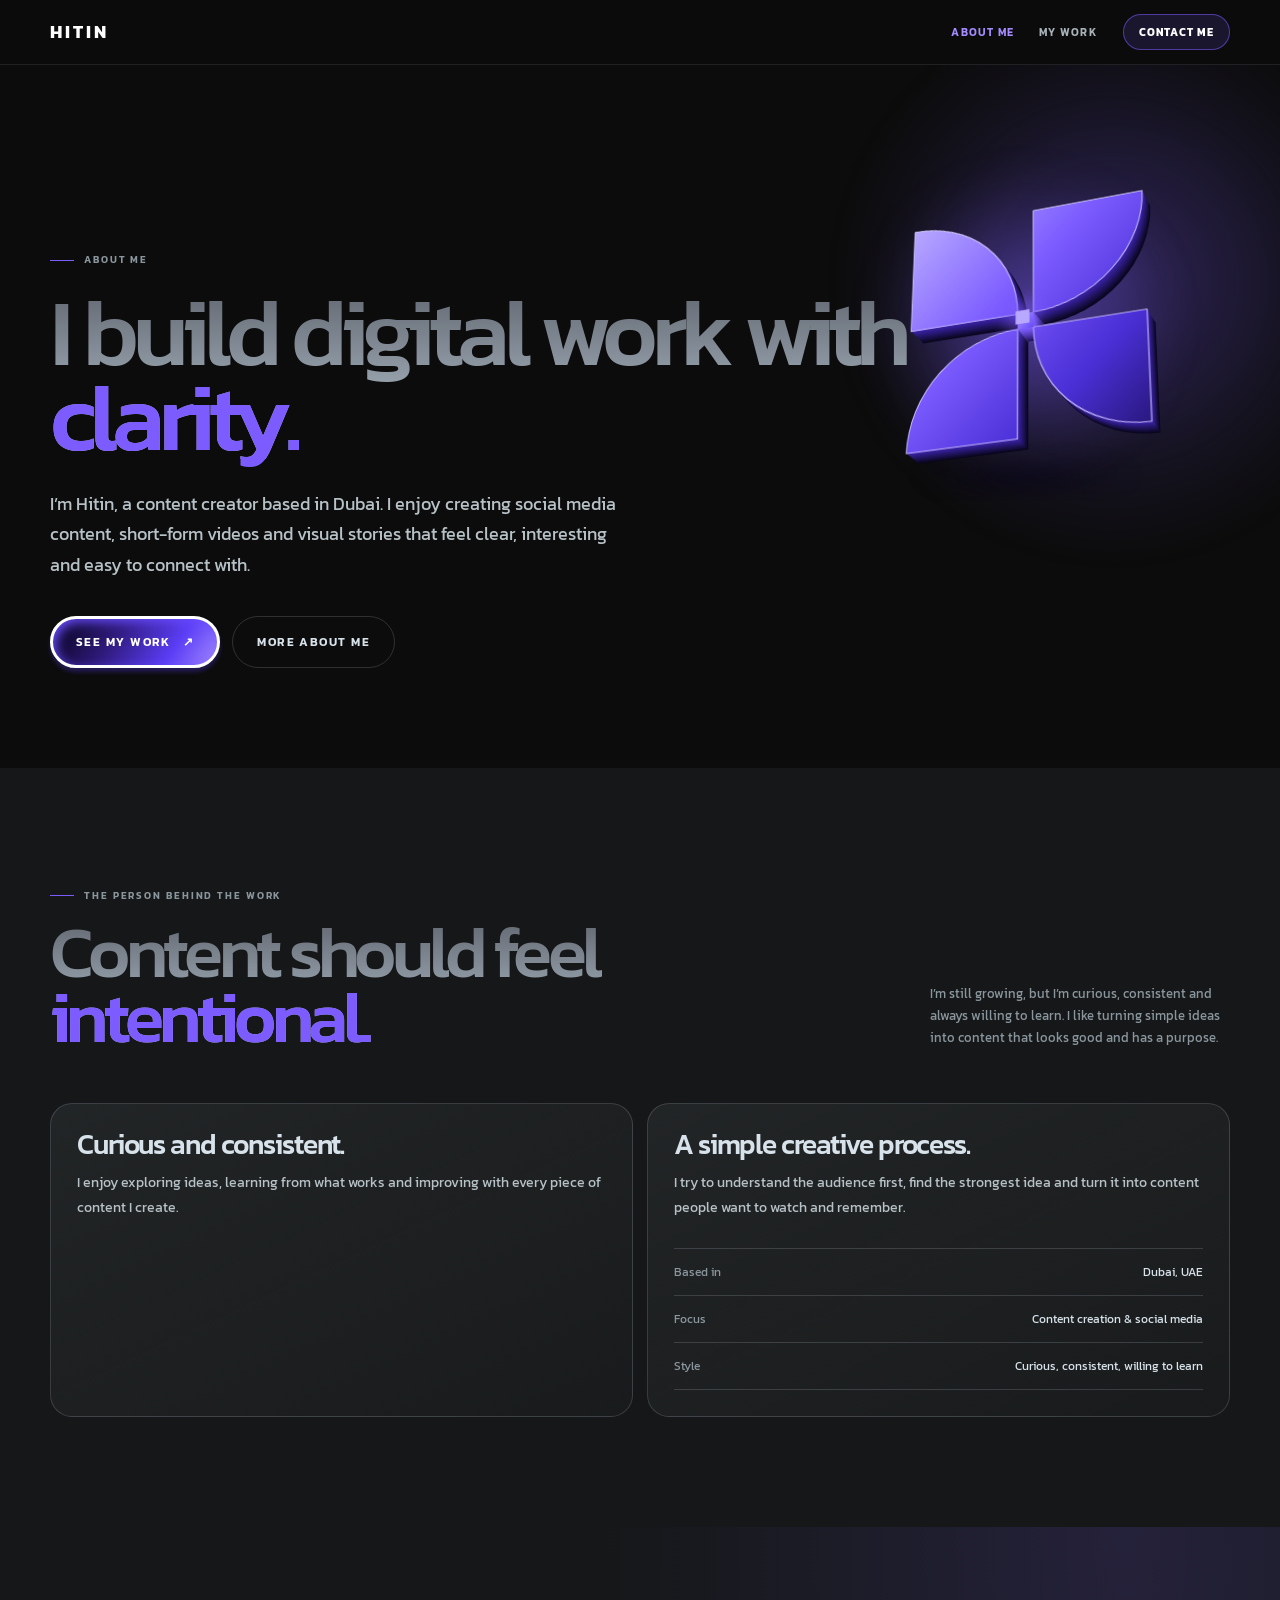
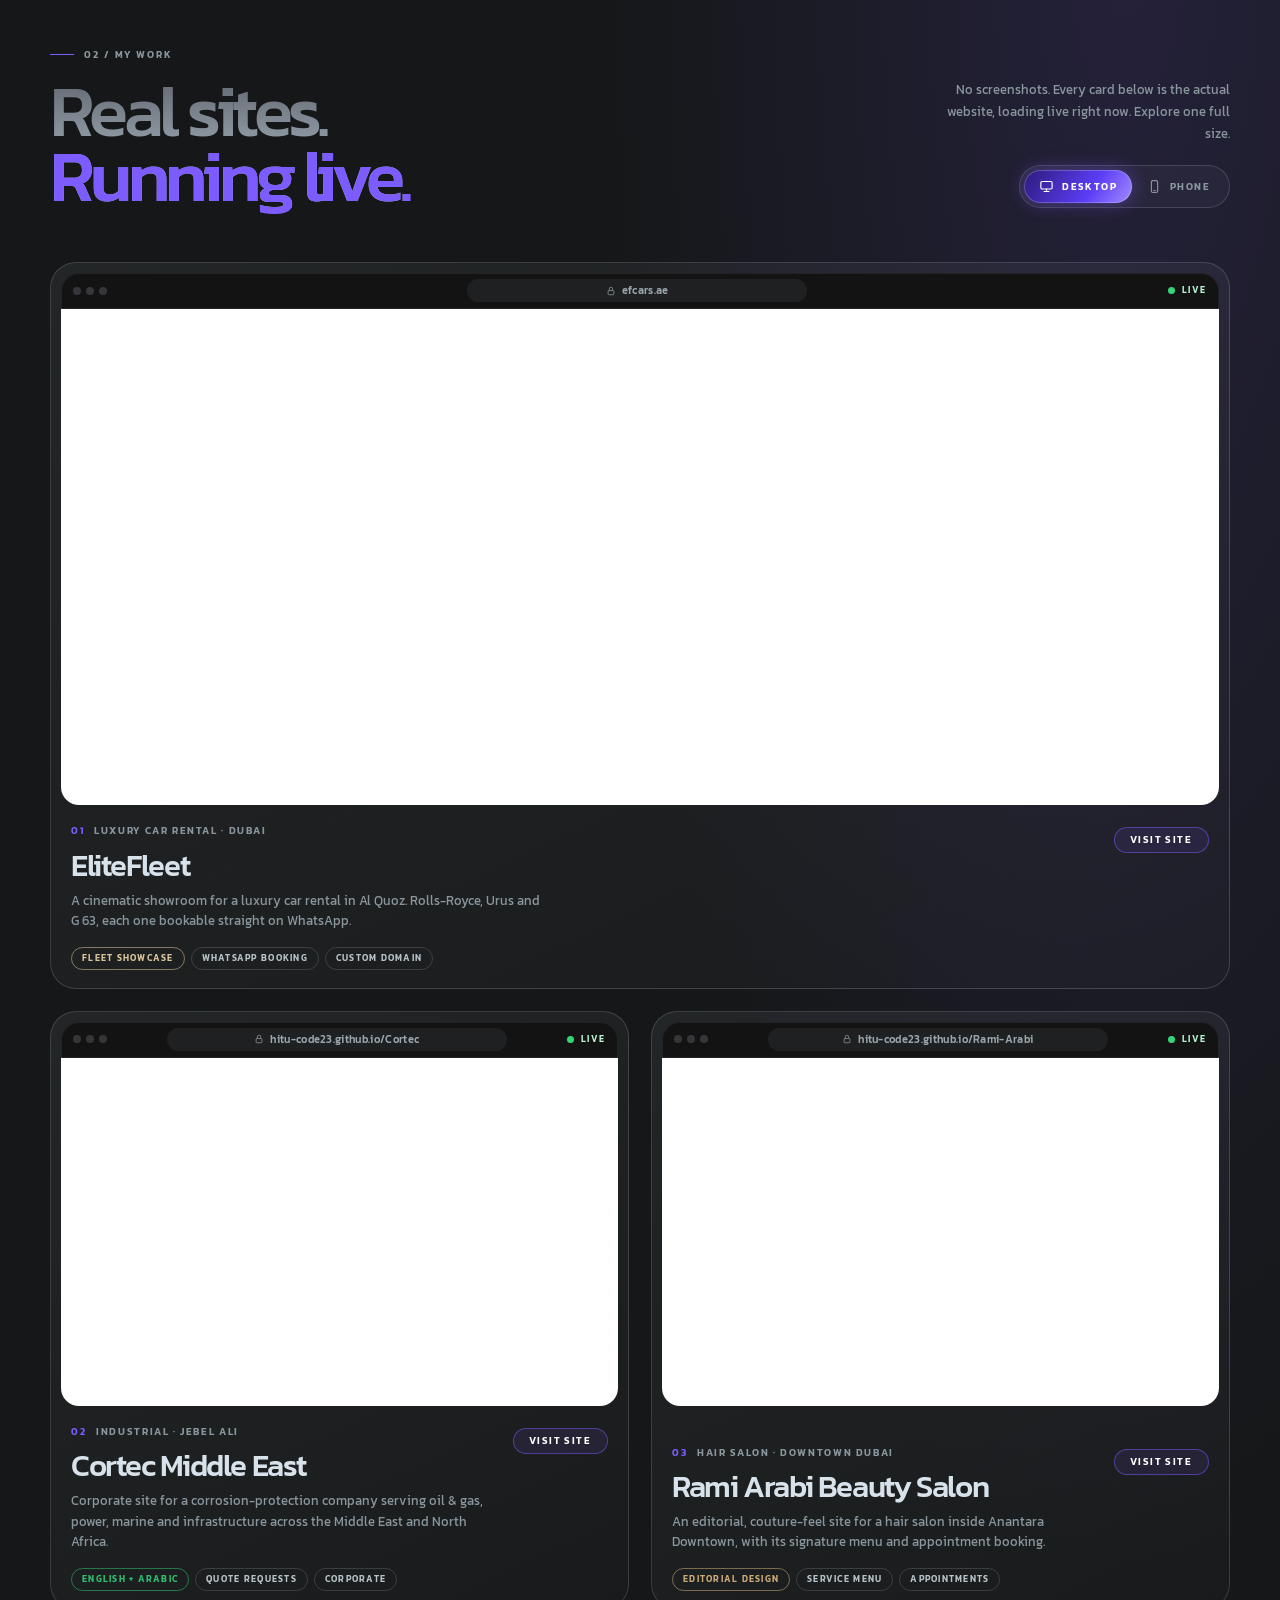
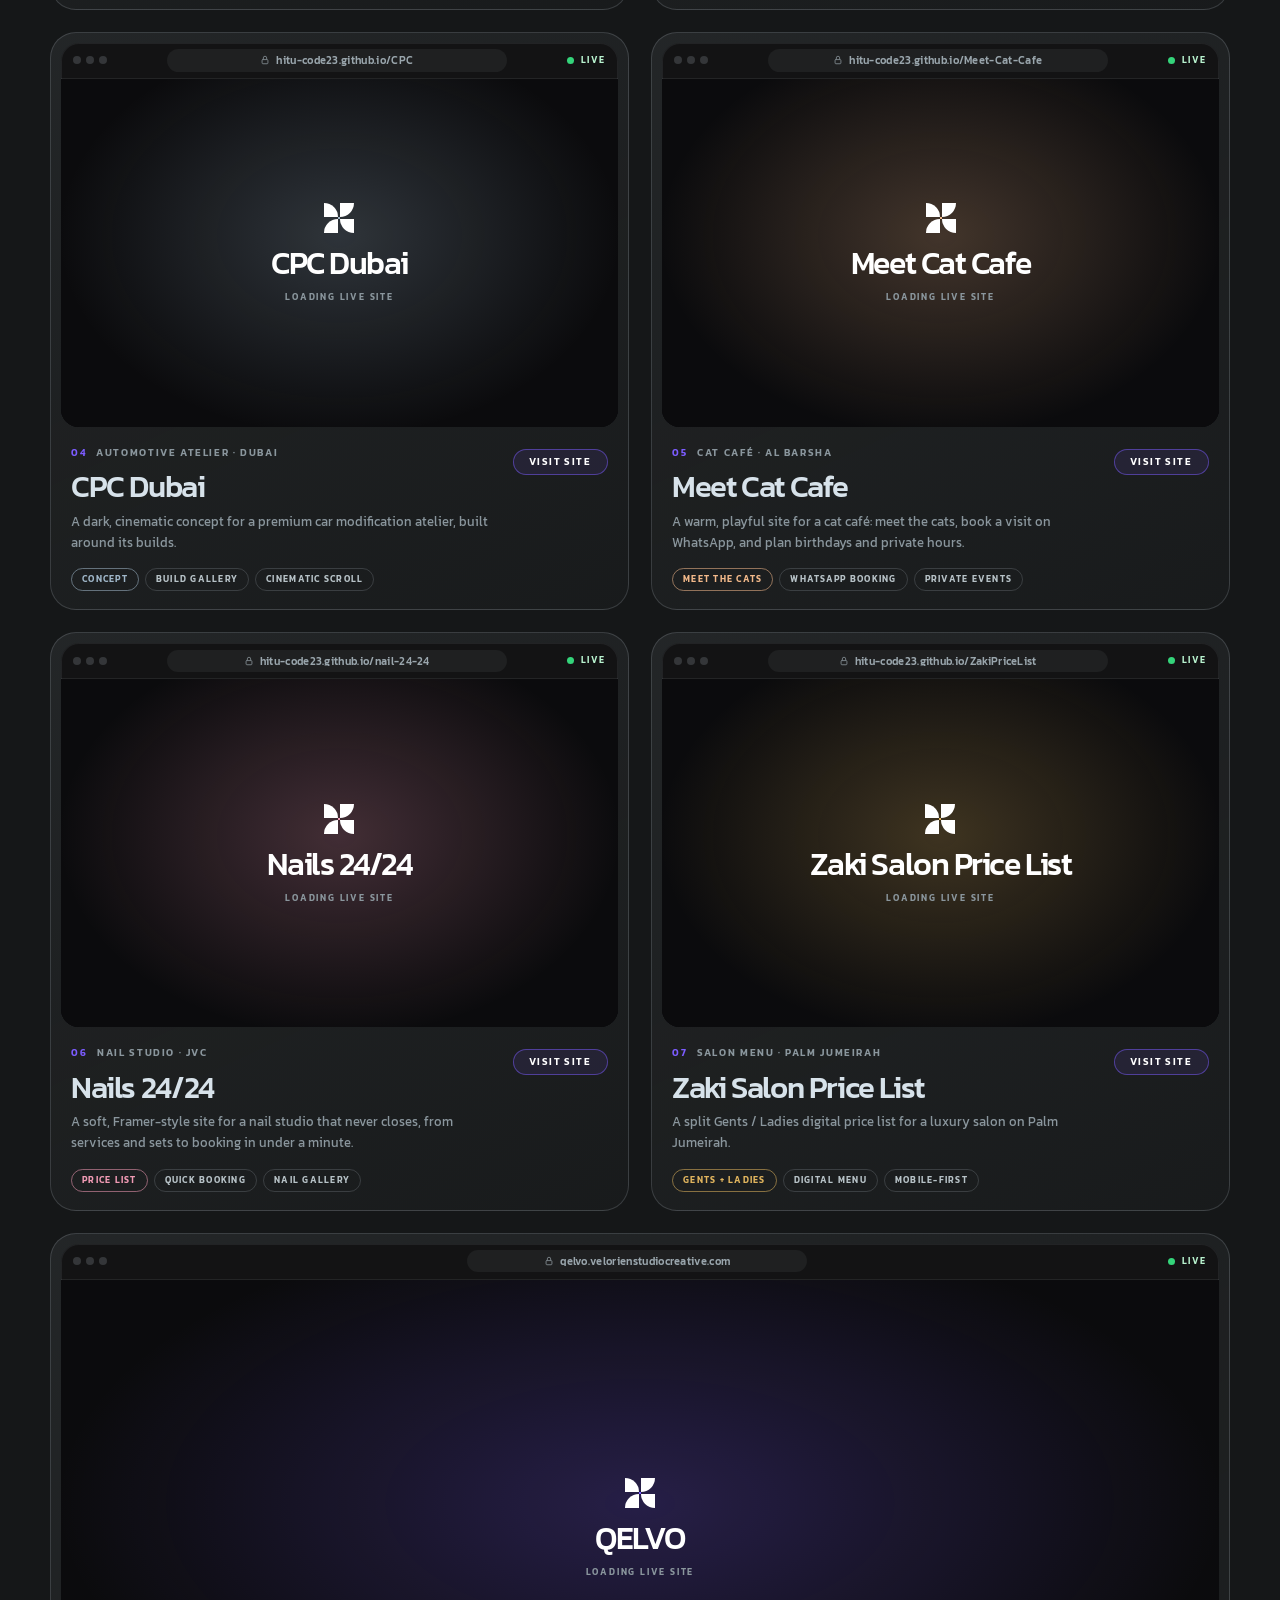
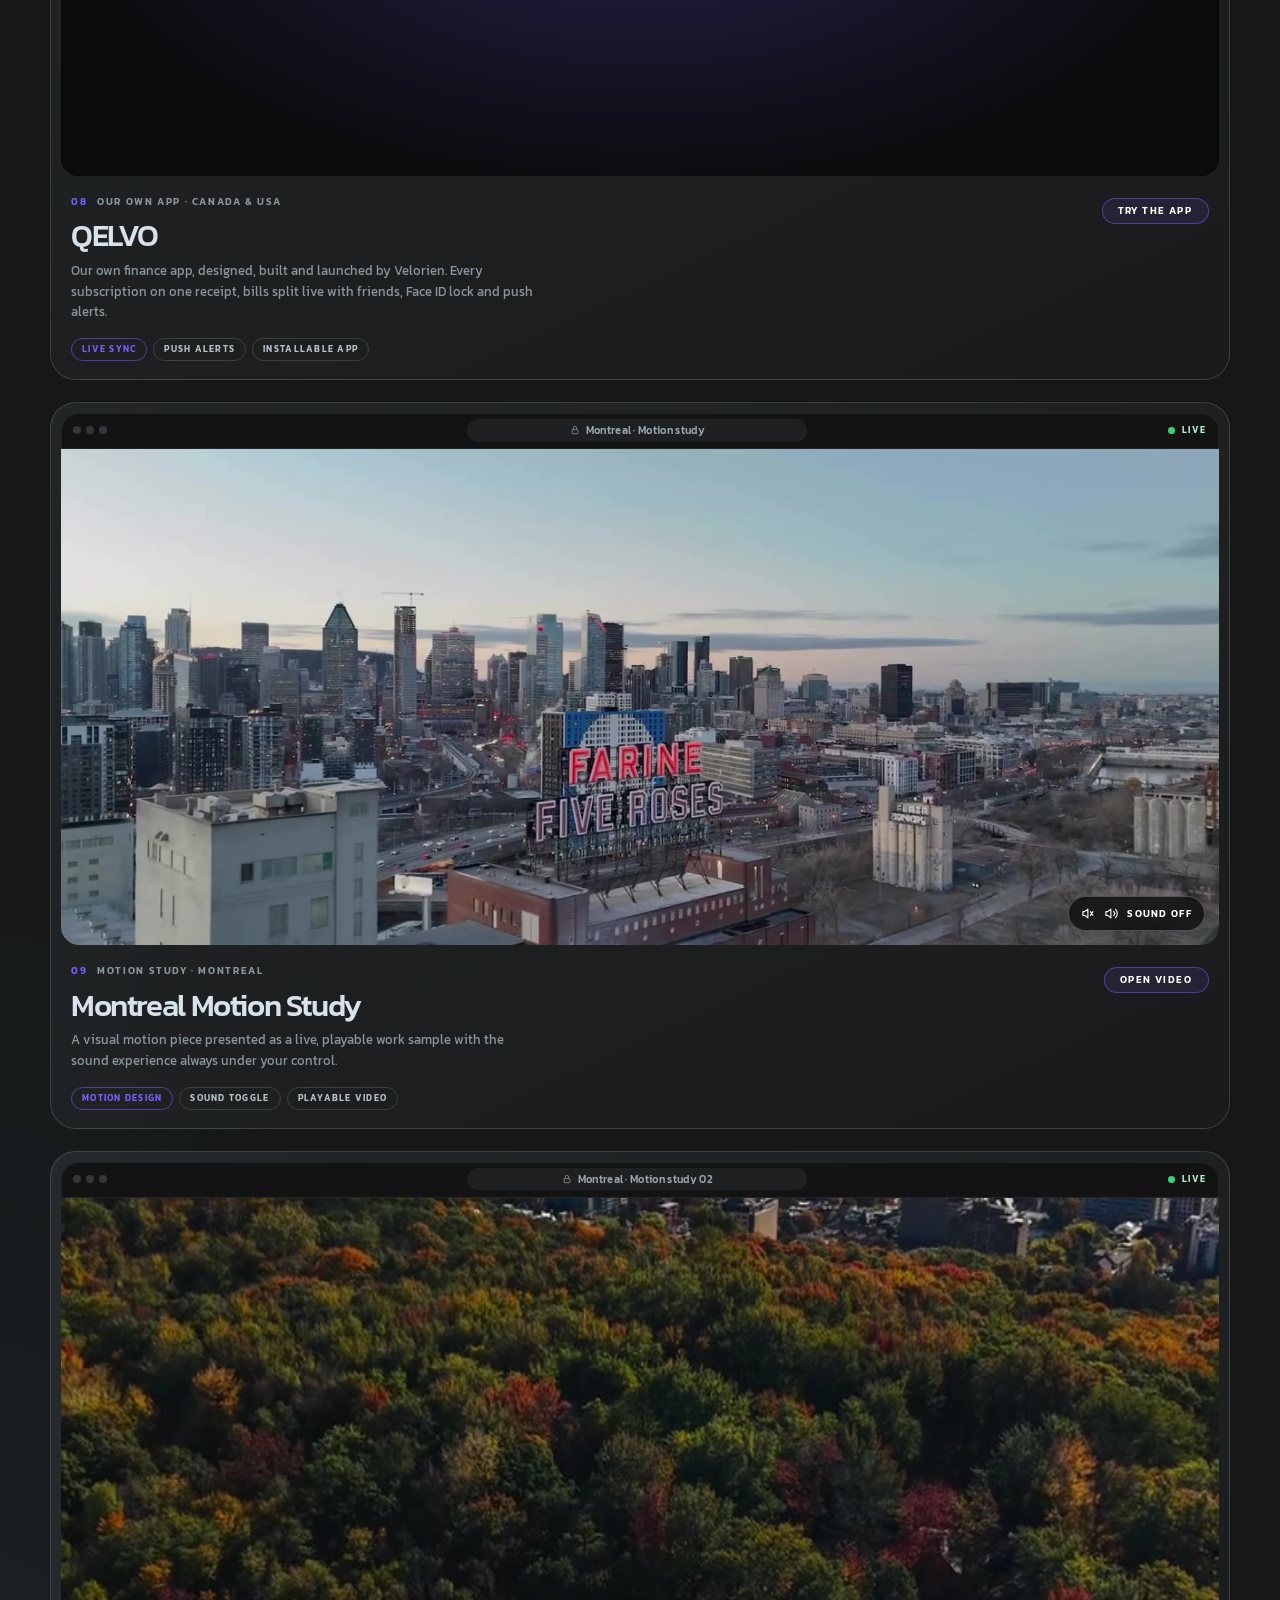
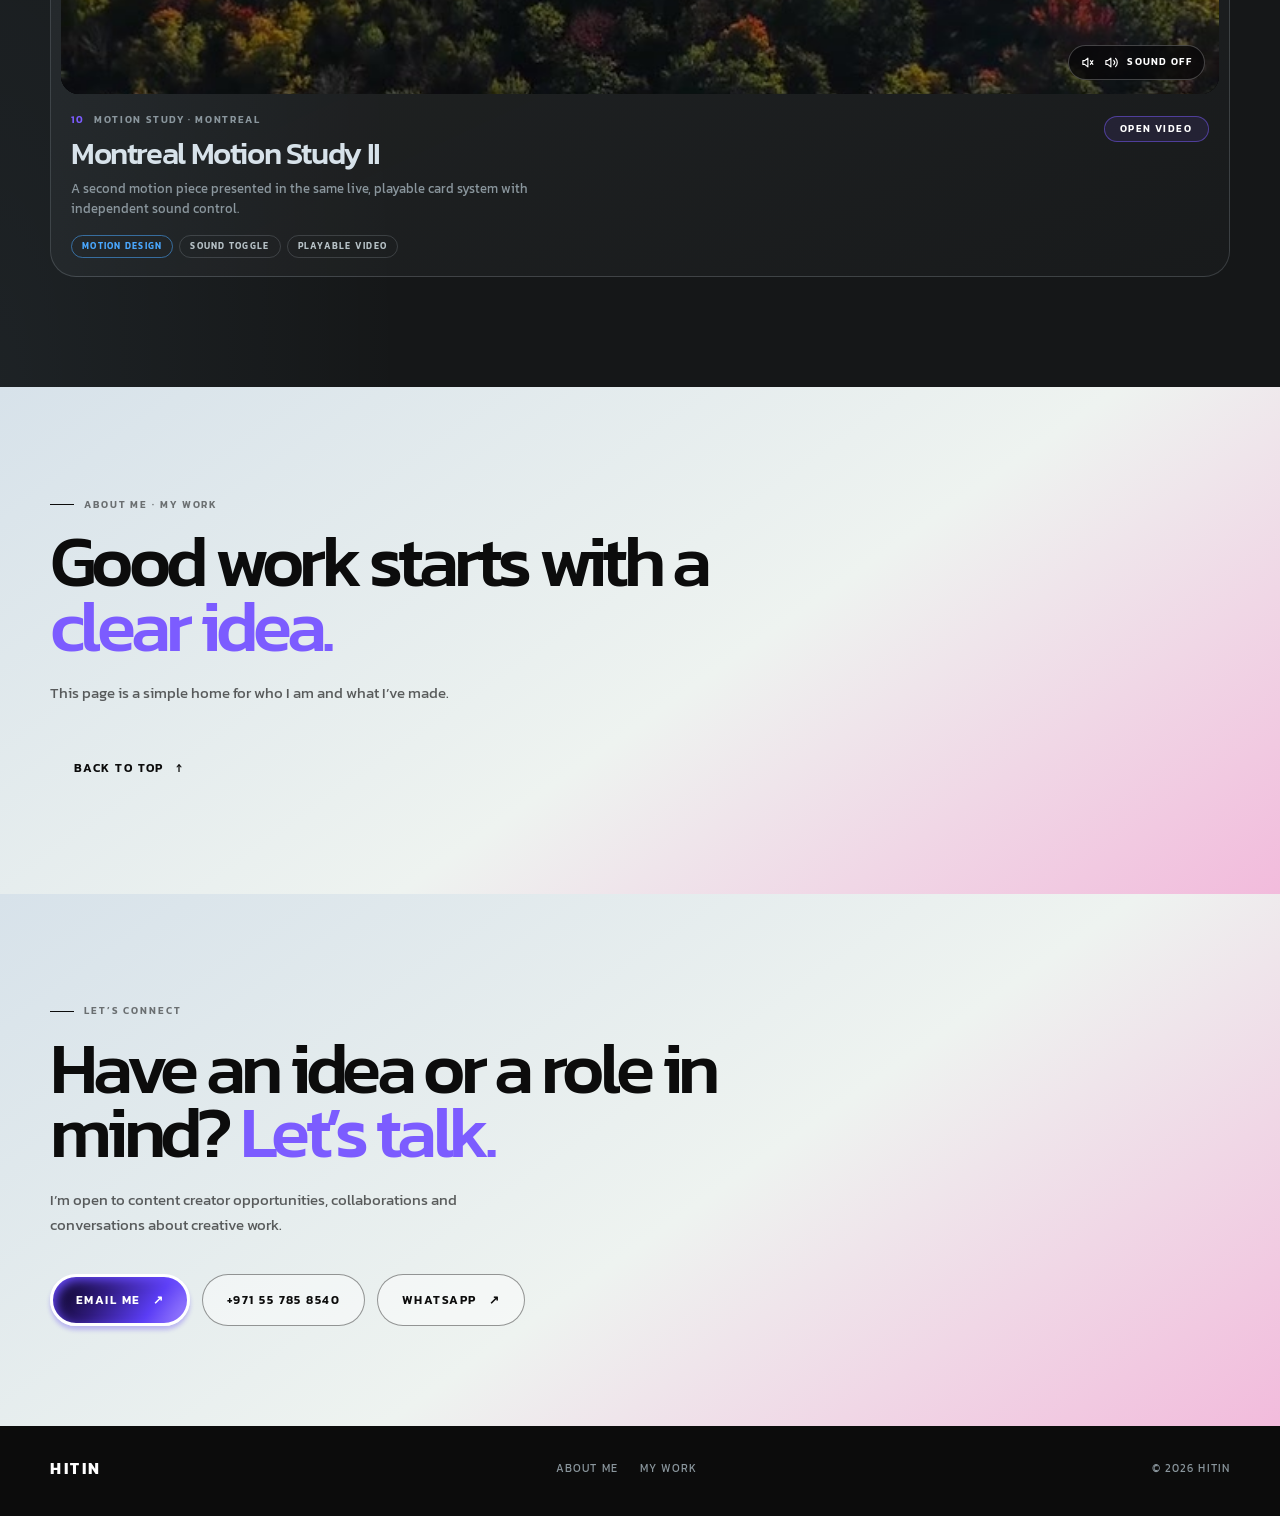
<file: index.html>
<!doctype html>
<html lang="en">
<head>
  <meta charset="utf-8">
  <meta name="viewport" content="width=device-width, initial-scale=1">
  <title>HITIN — Content Creator</title>
  <meta name="description" content="Hitin — content creator based in Dubai.">
  <link rel="canonical" href="https://velorienstudiocreative.com/personal/">
  <link rel="icon" href="/favicon.svg" type="image/svg+xml">
  <link rel="preconnect" href="https://fonts.googleapis.com">
  <link rel="preconnect" href="https://fonts.gstatic.com" crossorigin>
  <link href="https://fonts.googleapis.com/css2?family=IBM+Plex+Sans+Arabic:wght@600&family=Kanit:wght@300;400;500;600;700&display=swap" rel="stylesheet">
  <style>
    :root{--ink:#0c0c0c;--ink-soft:#151718;--paper:#d7e2ea;--paper-bright:#f0f4f3;--muted:#8a969d;--line:rgba(215,226,234,.17);--line-dark:rgba(12,12,12,.16);--acid:#7c5cff;--violet:#7c5cff;--ease-out:cubic-bezier(.23,1,.32,1)}
    *{box-sizing:border-box}html{scroll-behavior:smooth;scroll-padding-top:80px}body{margin:0;background:var(--ink);color:var(--paper);font-family:Kanit,ui-sans-serif,system-ui,sans-serif;overflow-x:hidden;-webkit-font-smoothing:antialiased}a{color:inherit;text-decoration:none}a:focus-visible{outline:2px solid var(--acid);outline-offset:4px}::selection{background:var(--acid);color:#fff}.wrap{width:min(1180px,calc(100% - 48px));margin:0 auto}.vl{display:block;width:auto;overflow:visible}.vl-spin,.vl-core{transform-box:fill-box;transform-origin:center}.top{position:sticky;z-index:50;top:0;border-bottom:1px solid rgba(215,226,234,.1);background:rgba(12,12,12,.88);backdrop-filter:blur(16px);-webkit-backdrop-filter:blur(16px)}.top-in{display:flex;align-items:center;gap:26px;min-height:64px}.top .brand{display:inline-flex;color:#fff;margin-inline-end:auto}.top .brand .vl{height:30px}.top-links{display:flex;gap:24px}.top-links a{color:#a8b2b8;font-size:11px;font-weight:600;letter-spacing:.12em;text-transform:uppercase;white-space:nowrap;transition:color .2s ease}.top-links a:hover,.top-links a[aria-current=page]{color:var(--paper)}.top-links a[aria-current=page]{color:#a48bff}.top-cta{display:inline-flex;align-items:center;padding:9px 15px;border:1px solid rgba(124,92,255,.55);border-radius:999px;background:rgba(124,92,255,.14);color:#fff;font-size:11px;font-weight:700;letter-spacing:.1em;text-transform:uppercase;white-space:nowrap}.eyebrow{display:inline-flex;align-items:center;gap:10px;color:var(--muted);font:600 10px/1 Kanit,sans-serif;letter-spacing:.19em;text-transform:uppercase}.eyebrow:before{content:"";width:24px;height:1px;background:var(--acid)}.eyebrow--dark{color:rgba(12,12,12,.55)}.eyebrow--dark:before{background:var(--ink)}.grad{background:linear-gradient(180deg,#646973 0%,#bbccd7 100%);-webkit-background-clip:text;background-clip:text;-webkit-text-fill-color:transparent}.hero{position:relative;overflow:hidden;padding:110px 0 100px}.hero:after{content:"";position:absolute;z-index:-1;inset-inline-end:-10vw;top:-6vw;width:46vw;height:46vw;max-width:640px;max-height:640px;border-radius:50%;background:radial-gradient(circle,rgba(124,92,255,.32),rgba(124,92,255,.06) 50%,transparent 68%);filter:blur(10px);pointer-events:none}.hero h1{max-width:920px;margin:22px 0 0;font:500 clamp(46px,7.4vw,108px)/.9 Kanit,sans-serif;letter-spacing:-.065em}.hero h1 em,.h2 em{font-style:normal;color:var(--acid);-webkit-text-fill-color:var(--acid)}.hero p.lead{max-width:590px;margin:30px 0 0;color:#b7c2c7;font-size:clamp(15px,1.4vw,18px);line-height:1.7}.actions{display:flex;flex-wrap:wrap;gap:12px;margin-top:36px}.btn{display:inline-flex;align-items:center;justify-content:center;gap:12px;min-height:52px;padding:0 24px;border-radius:999px;font:600 12px/1 Kanit,sans-serif;letter-spacing:.12em;text-transform:uppercase;transition:transform .22s var(--ease-out),filter .22s ease,background .22s ease}.btn-primary{border:2px solid #fff;outline:2px solid #fff;outline-offset:-3px;background:linear-gradient(123deg,#0d0626 7%,#2e1a7a 37%,#5b3df5 72%,#a48bff 100%);box-shadow:0 4px 4px rgba(91,61,245,.3),4px 4px 12px #6a4cff inset;color:#fff}.btn-primary:hover{transform:translateY(-3px);filter:saturate(1.2)}.btn-ghost{border:1px solid var(--line);background:transparent;color:var(--paper)}.btn-ghost:hover{border-color:var(--acid);transform:translateY(-3px)}.sec{padding:110px 0}.sec--soft{background:var(--ink-soft)}.sec--paper{background:var(--paper);color:var(--ink)}.head{display:flex;align-items:end;justify-content:space-between;gap:30px;margin-bottom:54px}.h2{max-width:760px;margin:18px 0 0;font:500 clamp(40px,5.6vw,80px)/.9 Kanit,sans-serif;letter-spacing:-.065em}.sec--paper .h2{color:var(--ink)}.sec--paper .h2 em{color:#5b3df5;-webkit-text-fill-color:#5b3df5}.head p{max-width:300px;margin:0;color:var(--muted);font-size:13px;line-height:1.7}.sec--paper .head p{color:rgba(12,12,12,.6)}.about-grid{display:grid;grid-template-columns:1fr 1fr;gap:14px}.card{padding:26px;border:1px solid var(--line);border-radius:22px;background:linear-gradient(155deg,rgba(215,226,234,.07),rgba(215,226,234,.02))}.card h3{margin:0 0 10px;font:500 28px/1.05 Kanit,sans-serif;letter-spacing:-.04em}.card p{margin:0;color:#b7c2c7;font-size:14px;line-height:1.8}.facts{display:grid;gap:0;margin-top:28px;border-top:1px solid var(--line)}.fact{display:flex;justify-content:space-between;gap:20px;padding:14px 0;border-bottom:1px solid var(--line);font-size:12px}.fact span:first-child{color:var(--muted)}.fact span:last-child;color:#fff;text-align:right}.work-grid{display:grid;grid-template-columns:repeat(3,1fr);gap:14px}.work-card{display:flex;min-height:300px;flex-direction:column;justify-content:space-between;padding:26px;border:1px solid var(--line-dark);border-radius:22px;background:rgba(255,255,255,.4);transition:transform .3s var(--ease-out),border-color .3s ease,background .3s ease}.work-card:hover{transform:translateY(-5px);border-color:#5b3df5;background:rgba(255,255,255,.68)}.work-top{display:flex;align-items:flex-start;justify-content:space-between;gap:20px}.number{color:#5b3df5;font-size:11px;letter-spacing:.13em}.arrow{display:grid;place-items:center;width:34px;height:34px;border:1px solid rgba(91,61,245,.45);border-radius:50%;color:#5b3df5;font-size:18px;transition:transform .3s var(--ease-out)}.work-card:hover .arrow{transform:translate(3px,-3px)}.work-card h3{margin:54px 0 12px;color:var(--ink);font:500 clamp(28px,3vw,44px)/.95 Kanit,sans-serif;letter-spacing:-.06em}.work-card p{margin:0;color:rgba(12,12,12,.65);font-size:13px;line-height:1.7}.work-foot{display:flex;justify-content:space-between;gap:12px;margin-top:28px;padding-top:16px;border-top:1px solid var(--line-dark);color:rgba(12,12,12,.52);font-size:10px;letter-spacing:.08em;text-transform:uppercase}.cta{position:relative;overflow:hidden;padding:100px 0;background:linear-gradient(145deg,#d7e2ea,#eef3f0 56%,#f2bbdc);color:var(--ink)}.cta h2{max-width:800px}.cta p{max-width:500px;margin:22px 0 0;color:rgba(12,12,12,.65);font-size:15px;line-height:1.7}.foot{padding:34px 0 40px;background:var(--ink);color:var(--muted);font-size:11px;letter-spacing:.1em;text-transform:uppercase}.foot-in{display:flex;flex-wrap:wrap;align-items:center;justify-content:space-between;gap:18px}.foot .brand{display:inline-flex;color:#fff}.foot .brand .vl{height:24px}.foot nav{display:flex;flex-wrap:wrap;gap:8px 22px}.foot nav a:hover{color:var(--paper)}@media(max-width:1000px){.top-links{display:none}.work-grid{grid-template-columns:repeat(2,1fr)}}@media(max-width:760px){.wrap{width:calc(100% - 32px)}.top-in{gap:10px;min-height:56px}.top .brand .vl{height:26px}.top-cta{padding:8px 12px;font-size:10px}.hero{padding:70px 0 74px}.sec,.cta{padding:80px 0}.head{display:block;margin-bottom:38px}.head p{margin-top:18px}.about-grid,.work-grid{grid-template-columns:1fr}.actions .btn{width:100%}.foot-in{flex-direction:column;align-items:flex-start}}@media(prefers-reduced-motion:reduce){*,*::before,*::after{animation-duration:.001ms!important;animation-iteration-count:1!important;transition-duration:.001ms!important;scroll-behavior:auto!important}}
      /* VELORIEN — selected work: live site cards (each preview is the real website in a scaled frame) */
      .work { background: radial-gradient(60% 45% at 88% 0%, rgba(124,92,255,.15), transparent 70%), radial-gradient(45% 35% at 0% 100%, rgba(164,216,255,.06), transparent 70%), var(--ink-soft); color: var(--paper); overflow: hidden; }
      .section.work { content-visibility: visible; }
      .work .section-title { color: var(--paper); background: linear-gradient(180deg, #646973 0%, #BBCCD7 100%); -webkit-background-clip: text; -webkit-text-fill-color: transparent; background-clip: text; }
      .work .section-title em { color: var(--acid); font-style: normal; -webkit-text-fill-color: var(--acid); background: none; }
      .work-side { display: grid; justify-items: end; gap: 20px; }
      .work-side .section-summary { max-width: 290px; text-align: right; }
      .work-dev { position: relative; display: inline-flex; padding: 4px; border: 1px solid var(--line); border-radius: 999px; background: rgba(215,226,234,.04); }
      .work-dev button { position: relative; z-index: 1; display: inline-flex; align-items: center; gap: 8px; padding: 9px 15px; border: 0; border-radius: 999px; background: transparent; color: var(--muted); font: 600 10px/1 Kanit, sans-serif; letter-spacing: .14em; text-transform: uppercase; cursor: pointer; transition: color .3s ease; }
      .work-dev button svg { width: 15px; height: 15px; }
      .work-dev button[aria-pressed="true"] { color: #fff; }
      .work-dev button:not([aria-pressed="true"]):hover { color: var(--paper); }
      .work-dev-thumb { position: absolute; z-index: 0; top: 4px; bottom: 4px; left: 0; width: var(--tw, 0); border-radius: 999px; background: linear-gradient(123deg, #2e1a7a 0%, #5b3df5 62%, #a48bff 100%); box-shadow: 0 0 18px rgba(124,92,255,.45), inset 0 0 0 1px rgba(255,255,255,.22); transform: translateX(var(--tx, 4px)); transition: transform .5s var(--ease-out), width .5s var(--ease-out); }

      .work-grid { display: grid; grid-template-columns: repeat(2, minmax(0, 1fr)); gap: 22px; }
      .work-card { position: relative; display: flex; flex-direction: column; min-width: 0; padding: 10px; border: 1px solid var(--line); border-radius: 26px; background: linear-gradient(155deg, rgba(215,226,234,.075), rgba(215,226,234,.02)); transition: opacity .75s var(--ease-out), transform .75s var(--ease-out), border-color .35s ease, box-shadow .45s ease, background .45s ease; }
      .work-card--feature { grid-column: 1 / -1; }
      .work-card:hover { border-color: rgba(124,92,255,.5); border-color: color-mix(in srgb, var(--wc) 55%, transparent); box-shadow: 0 30px 70px rgba(0,0,0,.35); background: linear-gradient(155deg, color-mix(in srgb, var(--wc) 12%, transparent), rgba(215,226,234,.02) 60%); }

      .work-frame { position: relative; overflow: hidden; border-radius: 18px; background: #0a0a0b; box-shadow: inset 0 0 0 1px rgba(215,226,234,.08); isolation: isolate; }
      .work-bar { display: flex; align-items: center; gap: 12px; height: 36px; padding: 0 12px; border-bottom: 1px solid rgba(215,226,234,.08); background: rgba(255,255,255,.035); }
      .work-dots { display: flex; gap: 5px; }
      .work-dots i { width: 8px; height: 8px; border-radius: 50%; background: rgba(215,226,234,.17); }
      .work-url { display: flex; align-items: center; justify-content: center; gap: 6px; flex: 1; min-width: 0; max-width: 340px; margin: 0 auto; padding: 6px 12px; border-radius: 999px; background: rgba(215,226,234,.06); color: #9aa6ad; font: 500 10.5px/1 Kanit, sans-serif; letter-spacing: .03em; white-space: nowrap; }
      .work-url span { overflow: hidden; text-overflow: ellipsis; }
      .work-url svg { flex: 0 0 10px; width: 10px; height: 10px; opacity: .7; }
      .work-live { display: inline-flex; align-items: center; gap: 7px; color: #b9f3cf; font: 600 9px/1 Kanit, sans-serif; letter-spacing: .18em; text-transform: uppercase; }
      .work-live i, .wv-live i { width: 7px; height: 7px; border-radius: 50%; background: #34d47a; animation: work-pulse 2s ease-out infinite; }
      @keyframes work-pulse { 0% { box-shadow: 0 0 0 0 rgba(52,212,122,.55); } 70%, 100% { box-shadow: 0 0 0 8px rgba(52,212,122,0); } }

      .work-view { position: relative; aspect-ratio: 16 / 10; overflow: hidden; background: radial-gradient(70% 80% at 50% 45%, rgba(124,92,255,.2), transparent 72%), #0b0b0d; background: radial-gradient(70% 80% at 50% 45%, color-mix(in srgb, var(--wc) 24%, transparent), transparent 72%), #0b0b0d; }
      .work-card--feature .work-view { aspect-ratio: 21 / 9; }
      .work-view::before { content: ""; position: absolute; inset: 0; background-image: linear-gradient(rgba(215,226,234,.045) 1px, transparent 1px), linear-gradient(90deg, rgba(215,226,234,.045) 1px, transparent 1px); background-size: 28px 28px; -webkit-mask: radial-gradient(75% 75% at 50% 50%, #000, transparent); mask: radial-gradient(75% 75% at 50% 50%, #000, transparent); opacity: 0; transition: opacity .4s ease; }
      .work.is-phone .work-view::before { opacity: 1; }
      .work-screen { position: absolute; left: 0; top: 0; overflow: hidden; background: #0b0b0d; transition: opacity .3s ease, border-radius .3s ease; }
      .work-screen iframe { display: block; border: 0; background: #fff; transform-origin: 0 0; pointer-events: none; }
      .work.is-phone .work-screen { border-radius: 24px; box-shadow: 0 0 0 5px #1b1b20, 0 0 0 6px rgba(215,226,234,.16), 0 26px 50px rgba(0,0,0,.55); }
      .work.is-phone .work-screen::after { content: ""; position: absolute; z-index: 2; top: 7px; left: 50%; width: 30%; height: 10px; margin-left: -15%; border-radius: 10px; background: #050506; }
      .work.is-switching .work-screen { opacity: 0; }

      .work-skel { position: absolute; inset: 0; z-index: 2; display: grid; place-content: center; justify-items: center; gap: 14px; overflow: hidden; background: inherit; text-align: center; transition: opacity .7s ease, visibility 0s linear .7s; }
      .work-skel .mkx { --m: 30px; color: #fff; animation: hbv-spin 2.4s linear infinite; }
      .work-skel .mkx b { background: var(--wc); }
      .work-skel strong { color: #fff; font: 500 clamp(20px, 2.6vw, 32px)/1 Kanit, sans-serif; letter-spacing: -.045em; }
      .work-skel small { color: var(--muted); font: 600 9px/1 Kanit, sans-serif; letter-spacing: .2em; text-transform: uppercase; }
      .work-skel::after { content: ""; position: absolute; inset: 0; background: linear-gradient(105deg, transparent 35%, rgba(255,255,255,.06) 50%, transparent 65%); transform: translateX(-100%); animation: work-shine 1.8s ease-in-out infinite; }
      @keyframes work-shine { to { transform: translateX(100%); } }
      .work-view.is-loaded .work-skel { opacity: 0; visibility: hidden; }
      .work-view.is-loaded .work-skel .mkx, .work-view.is-loaded .work-skel::after { animation: none; }

      .work-open { position: absolute; inset: 0; z-index: 3; display: grid; place-items: center; width: 100%; padding: 0; border: 0; border-radius: inherit; background: transparent; cursor: pointer; }
      .work-open::before { content: ""; position: absolute; inset: 0; background: radial-gradient(60% 60% at 50% 50%, rgba(6,6,9,.35), rgba(6,6,9,.6)); opacity: 0; transition: opacity .35s ease; }
      .work-open:focus-visible { outline: 2px solid var(--acid); outline-offset: -2px; }
      .work-cta { position: relative; display: inline-flex; align-items: center; gap: 11px; padding: 8px 8px 8px 19px; border: 2px solid #fff; outline: 2px solid #fff; outline-offset: -3px; border-radius: 999px; background: linear-gradient(123deg,#0d0626 7%,#2e1a7a 37%,#5b3df5 72%,#a48bff 100%); box-shadow: 0 10px 30px rgba(91,61,245,.45), 4px 4px 12px #6a4cff inset; color: #fff; font: 600 11px/1 Kanit, sans-serif; letter-spacing: .14em; text-transform: uppercase; opacity: 0; transform: translateY(12px) scale(.95); transition: opacity .35s ease, transform .45s var(--ease-out); }
      .work-cta-ic { display: inline-grid; place-items: center; width: 30px; height: 30px; border-radius: 50%; background: rgba(255,255,255,.16); box-shadow: inset 0 0 0 1px rgba(255,255,255,.3); }
      .work-cta-ic svg { width: 14px; height: 14px; }
      .work-card:hover .work-open::before, .work-open:focus-visible::before { opacity: 1; }
      .work-card:hover .work-cta, .work-open:focus-visible .work-cta { opacity: 1; transform: none; }

      .work-info { display: flex; align-items: flex-start; justify-content: space-between; gap: 18px; padding: 20px 10px 8px; }
      .work-kicker { display: flex; align-items: center; gap: 10px; color: var(--muted); font: 600 9.5px/1.3 Kanit, sans-serif; letter-spacing: .17em; text-transform: uppercase; }
      .work-kicker b { color: var(--acid); font-weight: 600; }
      .work-info h3 { margin: 12px 0 0; color: var(--paper); font: 500 clamp(24px, 2.4vw, 32px)/1 Kanit, sans-serif; letter-spacing: -.045em; }
      .work-info p { max-width: 470px; margin: 10px 0 0; color: var(--muted); font-size: 12.5px; line-height: 1.65; }
      .work-tags { display: flex; flex-wrap: wrap; gap: 6px; margin-top: 15px; }
      .work-tags span { padding: 6px 10px; border: 1px solid var(--line); border-radius: 999px; color: #b7c2c7; font: 600 9px/1 Kanit, sans-serif; letter-spacing: .14em; text-transform: uppercase; }
      .work-tags span:first-child { border-color: rgba(124,92,255,.5); border-color: color-mix(in srgb, var(--wc) 55%, transparent); color: var(--wc); }
      .work-visit { flex: 0 0 auto; display: inline-flex; align-items: center; gap: 9px; margin-top: 2px; padding: 7px 7px 7px 15px; border: 1px solid rgba(124,92,255,.5); border-radius: 999px; background: rgba(124,92,255,.1); color: #fff; font: 600 10px/1 Kanit, sans-serif; letter-spacing: .14em; text-transform: uppercase; white-space: nowrap; transition: background .25s ease, border-color .25s ease, transform .25s var(--ease-out), box-shadow .25s ease; }
      .work-visit:hover { background: var(--violet); border-color: var(--violet); box-shadow: 0 0 22px rgba(124,92,255,.5); transform: translateY(-2px); }
      .work-visit:hover .pkg-ic { background: #fff; color: var(--violet); }
      .work-visit:hover .pkg-ic svg { transform: rotate(45deg); }

      .work-foot { display: flex; align-items: center; justify-content: space-between; gap: 24px; margin-top: 44px; padding: 26px 28px; border: 1px solid var(--line); border-radius: 22px; background: linear-gradient(120deg, rgba(124,92,255,.12), rgba(215,226,234,.03) 60%); }
      .work-foot p { margin: 0; color: var(--paper); font: 500 clamp(20px, 2.2vw, 28px)/1.05 Kanit, sans-serif; letter-spacing: -.04em; }
      .work-foot p span { display: block; margin-top: 8px; color: var(--muted); font: 400 12px/1.6 Kanit, sans-serif; letter-spacing: 0; }
      .work-nav { display: none; }

      @media (hover: none) {
        .work-open { place-items: end; padding: 12px; }
        .work-open::before { display: none; }
        .work-cta { padding: 6px 6px 6px 14px; font-size: 9.5px; opacity: 1; transform: none; box-shadow: 0 8px 22px rgba(0,0,0,.45), 4px 4px 12px #6a4cff inset; }
        .work-cta-ic { width: 26px; height: 26px; }
      }
      @media (max-width: 900px) {
        .work-card--feature .work-view { aspect-ratio: 16 / 10; }
        .work-grid { gap: 14px; }
      }
      @media (max-width: 760px) and (min-width: 681px) {
        .work-grid { grid-template-columns: 1fr; }
      }
      @media (max-width: 680px) {
        .work-side { justify-items: start; gap: 22px; margin-top: 23px; }
        .work-side .section-summary { margin: 0; text-align: left; }
        .work-grid { grid-template-columns: none; grid-auto-flow: column; grid-auto-columns: 86%; gap: 12px; margin: 0 -16px; padding: 4px 16px 6px; overflow-x: auto; overscroll-behavior-x: contain; scroll-snap-type: x mandatory; scroll-padding: 0 16px; scrollbar-width: none; }
        .work-grid::-webkit-scrollbar { display: none; }
        .work-card, .work-card--feature { grid-column: auto; scroll-snap-align: start; padding: 8px; border-radius: 22px; }
        .work-card[data-reveal] { opacity: 1; transform: none; }
        .work.is-phone .work-view { aspect-ratio: 4 / 5; }
        .work-frame { border-radius: 15px; }
        .work-bar { height: 32px; gap: 8px; padding: 0 10px; }
        .work-dots { display: none; }
        .work-url { font-size: 10px; padding: 5px 10px; }
        .work-info { flex-direction: column; gap: 16px; padding: 16px 6px 6px; }
        .work-info h3 { font-size: 25px; }
        .work-info p { font-size: 12px; }
        .work-nav { display: flex; align-items: center; justify-content: space-between; gap: 14px; margin-top: 18px; }
        .work-count { color: var(--muted); font: 600 10px/1 Kanit, sans-serif; letter-spacing: .16em; font-variant-numeric: tabular-nums; }
        .work-count b { color: var(--paper); font-weight: 600; }
        .work-bars { display: flex; flex: 1; gap: 5px; }
        .work-bars i { flex: 1; height: 3px; border-radius: 3px; background: rgba(215,226,234,.14); transition: background .3s ease; }
        .work-bars i.is-on { background: var(--acid); box-shadow: 0 0 10px rgba(124,92,255,.6); }
        .work-arrows { display: flex; gap: 8px; }
        .work-arrows button { display: inline-grid; place-items: center; width: 38px; height: 38px; border: 1px solid rgba(215,226,234,.3); border-radius: 50%; background: rgba(255,255,255,.04); color: var(--paper); cursor: pointer; }
        .work-arrows button:disabled { opacity: .35; cursor: default; }
        .work-arrows svg { width: 16px; height: 16px; }
        .work-foot { flex-direction: column; align-items: stretch; margin-top: 30px; padding: 22px 20px; }
        .work-foot .btn { width: 100%; }
      }


    .container{width:min(1180px,calc(100% - 48px));margin:0 auto}.section{padding:110px 0}.section-head{display:flex;align-items:end;justify-content:space-between;gap:30px;margin-bottom:54px}.section-title{max-width:760px;margin:18px 0 0;font:500 clamp(40px,5.6vw,80px)/.9 Kanit,sans-serif;letter-spacing:-.065em}.section-summary{max-width:300px;margin:0;color:var(--muted);font-size:13px;line-height:1.7}.mkx{position:relative;display:block;width:var(--m,40px);height:var(--m,40px);color:#fff}.mkx i{position:absolute;width:46.667%;height:46.667%;background:currentColor}.mkx .tl{left:0;top:0;border-top-right-radius:100%}.mkx .tr{right:0;top:0;border-bottom-right-radius:100%}.mkx .br{right:0;bottom:0;border-bottom-left-radius:100%}.mkx .bl{left:0;bottom:0;border-top-left-radius:100%}.mkx b{position:absolute;left:46.667%;top:46.667%;width:6.667%;height:6.667%;background:var(--violet)}[data-reveal]{opacity:0;transform:translateY(20px);transition:opacity .75s var(--ease-out),transform .75s var(--ease-out)}[data-reveal].is-visible{opacity:1;transform:translateY(0)}.portfolio-note{display:flex;align-items:center;justify-content:space-between;gap:24px;margin-top:44px;padding:26px 28px;border:1px solid var(--line);border-radius:22px;background:linear-gradient(120deg,rgba(124,92,255,.12),rgba(215,226,234,.03) 60%)}.portfolio-note p{margin:0;color:var(--paper);font:500 clamp(20px,2.2vw,28px)/1.05 Kanit,sans-serif;letter-spacing:-.04em}.portfolio-note span{max-width:380px;color:var(--muted);font-size:12px;line-height:1.6}
      /* VELORIEN — 3D pinwheel hero artwork (pure CSS 3D layers, no image file needed) */
      .hero-artwork { z-index: 0 !important; aspect-ratio: 1; pointer-events: none; isolation: isolate; contain: layout paint; }
      .hero-center { isolation: isolate; }
      .hero-title { position: relative; z-index: 3; }
      .ha-stage { isolation: isolate; }
      .ha-float { position: absolute; inset: 0; animation: ha-float 7s ease-in-out infinite; }
      .ha-glow { position: absolute; inset: 4%; border-radius: 50%; background: radial-gradient(circle, rgba(124,92,255,.5), rgba(124,92,255,.12) 45%, transparent 66%); filter: blur(18px); animation: ha-glow 7s ease-in-out infinite; }
      .ha-stage { position: absolute; inset: 14%; perspective: 1400px; }
      .ha-tilt { position: absolute; inset: 0; transform-style: preserve-3d; transform: rotateX(26deg) rotateY(-20deg); }
      .ha-spin { position: absolute; inset: 0; transform-style: preserve-3d; will-change: transform; animation: ha-spin 34s linear infinite; }
      .ha-layer { position: absolute; inset: 0; }
      .ha-layer svg { display: block; width: 100%; height: 100%; overflow: visible; }
      .ha-core { animation: ha-core 3.4s ease-in-out infinite; }
      .ha-shadow { position: absolute; left: 20%; right: 20%; bottom: 3%; height: 8%; border-radius: 50%; background: radial-gradient(closest-side, rgba(8,4,24,.95), transparent); filter: blur(10px); animation: ha-shadow 7s ease-in-out infinite; }
      @keyframes ha-spin { to { transform: rotateZ(360deg); } }
      @keyframes ha-float { 0%, 100% { transform: translateY(0); } 50% { transform: translateY(-4%); } }
      @keyframes ha-glow { 0%, 100% { opacity: .75; transform: scale(.96); } 50% { opacity: 1; transform: scale(1.04); } }
      @keyframes ha-shadow { 0%, 100% { opacity: .95; transform: scaleX(1); } 50% { opacity: .55; transform: scaleX(.82); } }
      @keyframes ha-core { 0%, 100% { opacity: .75; } 50% { opacity: 1; } }
      @media (prefers-reduced-motion: reduce) { .ha-spin, .ha-float, .ha-glow, .ha-shadow, .ha-core { animation: none !important; } }

.hero-center{position:relative;min-height:310px}.hero-artwork{position:absolute;right:2%;top:-34px;width:min(360px,38vw);height:min(360px,38vw)}.hero-center>.eyebrow,.hero-center>h1,.hero-center>p,.hero-center>.actions{position:relative;z-index:2}.hero-center>.eyebrow{margin-top:80px}
  </style>

<style id="video-card-styles">
.video-card .work-view{background:#08080b}.video-card .work-view video{position:absolute;inset:0;width:100%;height:100%;display:block;object-fit:cover;background:#08080b}.video-card .work-screen video{position:absolute;inset:0;width:100%;height:100%;display:block;object-fit:cover;background:#08080b}.video-card .work-screen{background:#08080b}.video-card .video-sound{position:absolute;z-index:5;right:14px;bottom:14px;display:inline-flex;align-items:center;gap:8px;padding:9px 12px;border:1px solid rgba(255,255,255,.24);border-radius:999px;background:rgba(5,5,8,.72);backdrop-filter:blur(12px);color:#fff;font:600 10px/1 Kanit,sans-serif;letter-spacing:.13em;text-transform:uppercase;cursor:pointer;transition:background .25s ease,border-color .25s ease,transform .25s ease}.video-card .video-sound:hover,.video-card .video-sound:focus-visible{border-color:rgba(255,255,255,.62);background:rgba(124,92,255,.72);transform:translateY(-2px)}.video-card .video-sound svg{width:15px;height:15px}.wv-screen video{display:block;width:100%;height:100%;object-fit:contain;background:#07070a}@media(max-width:680px){.video-card .video-sound{right:10px;bottom:10px;padding:8px 10px}.video-card .video-sound span{display:none}}
</style>

<style id="contact-button-contrast">
.cta .btn-ghost { color: var(--ink); border-color: rgba(12,12,12,.42); background: rgba(255,255,255,.42); }
.cta .btn-ghost:hover, .cta .btn-ghost:focus-visible { color: var(--ink); border-color: var(--ink); background: rgba(255,255,255,.78); }
</style>

<style id="hitin-wordmark-style">
.hitin-wordmark { display:inline-block; color:#fff; font:700 18px/1 Kanit,sans-serif; letter-spacing:.16em; }
.foot .hitin-wordmark { font-size:16px; }
</style>
</head>

<style>
      /* full-size live viewer */
      .wv { position: fixed; inset: 0; z-index: 140; display: grid; place-items: center; padding: 22px; }
      .wv[hidden] { display: none; }
      html.wv-lock { overflow: hidden; }
      .wv-backdrop { position: absolute; inset: 0; background: rgba(6,6,9,.82); backdrop-filter: blur(14px) saturate(1.2); -webkit-backdrop-filter: blur(14px) saturate(1.2); }
      .wv-shell { position: relative; display: flex; flex-direction: column; width: min(1500px, 100%); height: 100%; overflow: hidden; border: 1px solid rgba(215,226,234,.14); border-radius: 22px; background: #0e0e11; box-shadow: 0 40px 120px rgba(0,0,0,.6); }
      .wv-bar { display: flex; align-items: center; gap: 10px; min-height: 58px; padding: 10px 12px 10px 18px; border-bottom: 1px solid rgba(215,226,234,.1); background: radial-gradient(80% 160% at 0% 0%, rgba(124,92,255,.18), transparent 60%), #111115; }
      .wv-meta { display: flex; align-items: center; gap: 12px; flex: 1; min-width: 0; }
      .wv-live { display: inline-flex; align-items: center; gap: 7px; flex: 0 0 auto; color: #b9f3cf; font: 600 9px/1 Kanit, sans-serif; letter-spacing: .18em; text-transform: uppercase; }
      .wv-meta b { overflow: hidden; color: #fff; font: 500 19px/1.1 Kanit, sans-serif; letter-spacing: -.035em; white-space: nowrap; text-overflow: ellipsis; }
      .wv-url { overflow: hidden; color: var(--muted); font-size: 11px; white-space: nowrap; text-overflow: ellipsis; }
      .wv-ibtn { display: inline-grid; place-items: center; flex: 0 0 38px; width: 38px; height: 38px; padding: 0; border: 1px solid rgba(215,226,234,.24); border-radius: 50%; background: rgba(255,255,255,.04); color: var(--paper); cursor: pointer; transition: background .25s ease, border-color .25s ease, color .25s ease; }
      .wv-ibtn:hover { border-color: var(--acid); background: rgba(124,92,255,.16); }
      .wv-ibtn svg { width: 17px; height: 17px; }
      .wv .work-dev { flex: 0 0 auto; }
      .wv-open { flex: 0 0 auto; display: inline-flex; align-items: center; gap: 9px; padding: 6px 6px 6px 15px; border: 2px solid #fff; outline: 2px solid #fff; outline-offset: -3px; border-radius: 999px; background: linear-gradient(123deg,#0d0626 7%,#2e1a7a 37%,#5b3df5 72%,#a48bff 100%); color: #fff; font: 600 10px/1 Kanit, sans-serif; letter-spacing: .14em; text-transform: uppercase; white-space: nowrap; transition: transform .25s var(--ease-out), filter .25s ease; }
      .wv-open:hover { transform: translateY(-2px); filter: saturate(1.2); }
      .wv-open .pkg-ic { width: 26px; height: 26px; background: rgba(255,255,255,.16); box-shadow: inset 0 0 0 1px rgba(255,255,255,.3); }
      .wv-stage { position: relative; flex: 1; min-height: 0; overflow: hidden; background-image: radial-gradient(60% 60% at 50% 40%, rgba(124,92,255,.12), transparent 70%), linear-gradient(rgba(215,226,234,.035) 1px, transparent 1px), linear-gradient(90deg, rgba(215,226,234,.035) 1px, transparent 1px); background-size: auto, 32px 32px, 32px 32px; }
      .wv-screen { position: absolute; overflow: hidden; background: #0b0b0d; }
      .wv-screen iframe { display: block; border: 0; background: #fff; transform-origin: 0 0; }
      .wv-stage.is-phone .wv-screen { border-radius: 36px; box-shadow: 0 0 0 8px #1b1b20, 0 0 0 9px rgba(215,226,234,.18), 0 30px 80px rgba(0,0,0,.6); }
      .wv-stage.is-bare .wv-screen { border-radius: 0; box-shadow: none; }
      .wv-load { position: absolute; inset: 0; z-index: 2; display: grid; place-content: center; justify-items: center; gap: 14px; background: #0e0e11; color: var(--muted); font: 600 9px/1 Kanit, sans-serif; letter-spacing: .2em; text-transform: uppercase; transition: opacity .5s ease, visibility 0s linear .5s; }
      .wv-load .mkx { --m: 34px; animation: hbv-spin 2.2s linear infinite; }
      .wv-stage.is-loaded .wv-load { opacity: 0; visibility: hidden; }
      .wv-stage.is-loaded .wv-load .mkx { animation: none; }
      @media (max-width: 680px) {
        .wv { padding: 0; }
        .wv-shell { border: 0; border-radius: 0; height: 100%; height: 100dvh; }
        .wv-bar { gap: 7px; min-height: 0; padding: calc(9px + env(safe-area-inset-top)) 10px 9px; }
        .wv-meta { gap: 8px; }
        .wv-meta b { font-size: 16px; }
        .wv-url, .wv-live span, .wv .work-dev button span, .wv-open > span:first-child { display: none; }
        .wv .work-dev button { padding: 8px 10px; }
        .wv-ibtn { flex-basis: 34px; width: 34px; height: 34px; }
        .wv-open { padding: 4px; }
      }
      @media (prefers-reduced-motion: reduce) {
        .work-live i, .wv-live i, .work-skel .mkx, .work-skel::after, .wv-load .mkx { animation: none; }
        .work-dev-thumb { transition: none; }
      }
    
/* Custom web apps card (QELVO preview) */
.tools-grid > .tool--app { grid-column: 1 / -1; }
.qv-mock { display: grid; place-items: center; gap: 12px; padding: 22px 18px 16px; }
.qv-phone { width: min(250px, 100%); border-radius: 30px; padding: 16px 12px 14px; background: #0e0e10; border: 1px solid rgba(215,226,234,.14); box-shadow: 0 24px 50px rgba(0,0,0,.45); font-family: Kanit, system-ui, sans-serif; }
.qv-title { color: #f2f2f4; font-weight: 500; font-size: 19px; letter-spacing: -.03em; line-height: 1.1; margin: 0 4px 12px; }
.qv-title small { display: block; font-size: 10px; letter-spacing: 0; color: #a1a1a6; font-weight: 400; }
.qv-card { display: flex; justify-content: space-between; align-items: center; border-radius: 14px; padding: 10px 12px; font-size: 11px; font-weight: 500; margin-top: -4px; position: relative; }
.qv-card span:last-child { font-weight: 300; opacity: .85; font-size: 10px; }
.qv-c1 { background: #26262b; color: #f2f2f4; margin-top: 0; }
.qv-c2 { background: #7c5cff; color: #fff; }
.qv-c3 { background: #e9e3d6; color: #1b1b1f; display: grid; grid-template-columns: 1fr auto; row-gap: 6px; padding-bottom: 12px; }
.qv-c3 b { font-size: 22px; font-weight: 500; letter-spacing: -.04em; }
.qv-c3 i { grid-column: 1 / -1; height: 5px; border-radius: 5px; background: rgba(0,0,0,.12); overflow: hidden; }
.qv-c3 em { display: block; width: 78%; height: 100%; background: #1b1b1f; border-radius: 5px; }
.qv-slip { margin: 0 10px; background: #f7f4ee; color: #1a1a1a; padding: 8px 10px 6px; font-size: 10px; position: relative; }
.qv-slip::after { content: ""; position: absolute; left: 0; right: 0; top: 100%; height: 6px; background: linear-gradient(135deg, #f7f4ee 33.33%, transparent 33.33%) 0 0 / 10px 10px, linear-gradient(225deg, #f7f4ee 33.33%, transparent 33.33%) 0 0 / 10px 10px; }
.qv-slip p { display: flex; justify-content: space-between; margin: 0; padding: 3px 0; border-bottom: 1px dashed #cfc8bb; }
.qv-slip p:last-child { border-bottom: 0; }
.qv-torn span:first-child { text-decoration: line-through; color: #8a847a; }
.qv-torn span:last-child { color: #8a847a; }
.qv-try { color: inherit; text-decoration: underline; text-underline-offset: 3px; }

</style>
<body>
  <header class="top"><div class="wrap top-in"><a class="brand" href="#about" aria-label="HITIN home"><span class="hitin-wordmark">HITIN</span></a><nav class="top-links" aria-label="Primary"><a href="#about" aria-current="page">About me</a><a href="#work">My work</a></nav><a class="top-cta" href="#contact">Contact me</a></div></header>
  <main>
    <section class="hero" id="about"><div class="wrap"><div class="hero-center"><div class="hero-artwork" aria-hidden="true"><div class="ha-shadow"></div><div class="ha-float"><div class="ha-glow"></div><div class="ha-stage"><div class="ha-tilt"><div class="ha-spin"><div class="ha-layer" style="transform:translateZ(-30.6px)"><svg viewBox="-2 -2 124 124"><g fill="#07041a"><path d="M0 56V0A56 56 0 0 1 56 56Z"/><path d="M64 0H120A56 56 0 0 1 64 56Z"/><path d="M120 64V120A56 56 0 0 1 64 64Z"/><path d="M56 120H0A56 56 0 0 1 56 64Z"/></g><rect x="56" y="56" width="8" height="8" fill="#1d0f55"/></svg></div><div class="ha-layer" style="transform:translateZ(-28.9px)"><svg viewBox="-2 -2 124 124"><g fill="#0a0622"><path d="M0 56V0A56 56 0 0 1 56 56Z"/><path d="M64 0H120A56 56 0 0 1 64 56Z"/><path d="M120 64V120A56 56 0 0 1 64 64Z"/><path d="M56 120H0A56 56 0 0 1 56 64Z"/></g><rect x="56" y="56" width="8" height="8" fill="#23145f"/></svg></div><div class="ha-layer" style="transform:translateZ(-27.2px)"><svg viewBox="-2 -2 124 124"><g fill="#0d082b"><path d="M0 56V0A56 56 0 0 1 56 56Z"/><path d="M64 0H120A56 56 0 0 1 64 56Z"/><path d="M120 64V120A56 56 0 0 1 64 64Z"/><path d="M56 120H0A56 56 0 0 1 56 64Z"/></g><rect x="56" y="56" width="8" height="8" fill="#281869"/></svg></div><div class="ha-layer" style="transform:translateZ(-25.5px)"><svg viewBox="-2 -2 124 124"><g fill="#100933"><path d="M0 56V0A56 56 0 0 1 56 56Z"/><path d="M64 0H120A56 56 0 0 1 64 56Z"/><path d="M120 64V120A56 56 0 0 1 64 64Z"/><path d="M56 120H0A56 56 0 0 1 56 64Z"/></g><rect x="56" y="56" width="8" height="8" fill="#2e1d73"/></svg></div><div class="ha-layer" style="transform:translateZ(-23.8px)"><svg viewBox="-2 -2 124 124"><g fill="#130b3b"><path d="M0 56V0A56 56 0 0 1 56 56Z"/><path d="M64 0H120A56 56 0 0 1 64 56Z"/><path d="M120 64V120A56 56 0 0 1 64 64Z"/><path d="M56 120H0A56 56 0 0 1 56 64Z"/></g><rect x="56" y="56" width="8" height="8" fill="#33217d"/></svg></div><div class="ha-layer" style="transform:translateZ(-22.1px)"><svg viewBox="-2 -2 124 124"><g fill="#160d44"><path d="M0 56V0A56 56 0 0 1 56 56Z"/><path d="M64 0H120A56 56 0 0 1 64 56Z"/><path d="M120 64V120A56 56 0 0 1 64 64Z"/><path d="M56 120H0A56 56 0 0 1 56 64Z"/></g><rect x="56" y="56" width="8" height="8" fill="#392687"/></svg></div><div class="ha-layer" style="transform:translateZ(-20.4px)"><svg viewBox="-2 -2 124 124"><g fill="#190f4c"><path d="M0 56V0A56 56 0 0 1 56 56Z"/><path d="M64 0H120A56 56 0 0 1 64 56Z"/><path d="M120 64V120A56 56 0 0 1 64 64Z"/><path d="M56 120H0A56 56 0 0 1 56 64Z"/></g><rect x="56" y="56" width="8" height="8" fill="#3f2a91"/></svg></div><div class="ha-layer" style="transform:translateZ(-18.7px)"><svg viewBox="-2 -2 124 124"><g fill="#1c1054"><path d="M0 56V0A56 56 0 0 1 56 56Z"/><path d="M64 0H120A56 56 0 0 1 64 56Z"/><path d="M120 64V120A56 56 0 0 1 64 64Z"/><path d="M56 120H0A56 56 0 0 1 56 64Z"/></g><rect x="56" y="56" width="8" height="8" fill="#442f9b"/></svg></div><div class="ha-layer" style="transform:translateZ(-17.0px)"><svg viewBox="-2 -2 124 124"><g fill="#1f125d"><path d="M0 56V0A56 56 0 0 1 56 56Z"/><path d="M64 0H120A56 56 0 0 1 64 56Z"/><path d="M120 64V120A56 56 0 0 1 64 64Z"/><path d="M56 120H0A56 56 0 0 1 56 64Z"/></g><rect x="56" y="56" width="8" height="8" fill="#4a33a5"/></svg></div><div class="ha-layer" style="transform:translateZ(-15.3px)"><svg viewBox="-2 -2 124 124"><g fill="#221465"><path d="M0 56V0A56 56 0 0 1 56 56Z"/><path d="M64 0H120A56 56 0 0 1 64 56Z"/><path d="M120 64V120A56 56 0 0 1 64 64Z"/><path d="M56 120H0A56 56 0 0 1 56 64Z"/></g><rect x="56" y="56" width="8" height="8" fill="#4f38af"/></svg></div><div class="ha-layer" style="transform:translateZ(-13.6px)"><svg viewBox="-2 -2 124 124"><g fill="#25166e"><path d="M0 56V0A56 56 0 0 1 56 56Z"/><path d="M64 0H120A56 56 0 0 1 64 56Z"/><path d="M120 64V120A56 56 0 0 1 64 64Z"/><path d="M56 120H0A56 56 0 0 1 56 64Z"/></g><rect x="56" y="56" width="8" height="8" fill="#553cb9"/></svg></div><div class="ha-layer" style="transform:translateZ(-11.9px)"><svg viewBox="-2 -2 124 124"><g fill="#281776"><path d="M0 56V0A56 56 0 0 1 56 56Z"/><path d="M64 0H120A56 56 0 0 1 64 56Z"/><path d="M120 64V120A56 56 0 0 1 64 64Z"/><path d="M56 120H0A56 56 0 0 1 56 64Z"/></g><rect x="56" y="56" width="8" height="8" fill="#5a41c3"/></svg></div><div class="ha-layer" style="transform:translateZ(-10.2px)"><svg viewBox="-2 -2 124 124"><g fill="#2b197e"><path d="M0 56V0A56 56 0 0 1 56 56Z"/><path d="M64 0H120A56 56 0 0 1 64 56Z"/><path d="M120 64V120A56 56 0 0 1 64 64Z"/><path d="M56 120H0A56 56 0 0 1 56 64Z"/></g><rect x="56" y="56" width="8" height="8" fill="#6045cd"/></svg></div><div class="ha-layer" style="transform:translateZ(-8.5px)"><svg viewBox="-2 -2 124 124"><g fill="#2e1b87"><path d="M0 56V0A56 56 0 0 1 56 56Z"/><path d="M64 0H120A56 56 0 0 1 64 56Z"/><path d="M120 64V120A56 56 0 0 1 64 64Z"/><path d="M56 120H0A56 56 0 0 1 56 64Z"/></g><rect x="56" y="56" width="8" height="8" fill="#664ad7"/></svg></div><div class="ha-layer" style="transform:translateZ(-6.8px)"><svg viewBox="-2 -2 124 124"><g fill="#311d8f"><path d="M0 56V0A56 56 0 0 1 56 56Z"/><path d="M64 0H120A56 56 0 0 1 64 56Z"/><path d="M120 64V120A56 56 0 0 1 64 64Z"/><path d="M56 120H0A56 56 0 0 1 56 64Z"/></g><rect x="56" y="56" width="8" height="8" fill="#6b4ee1"/></svg></div><div class="ha-layer" style="transform:translateZ(-5.1px)"><svg viewBox="-2 -2 124 124"><g fill="#341e97"><path d="M0 56V0A56 56 0 0 1 56 56Z"/><path d="M64 0H120A56 56 0 0 1 64 56Z"/><path d="M120 64V120A56 56 0 0 1 64 64Z"/><path d="M56 120H0A56 56 0 0 1 56 64Z"/></g><rect x="56" y="56" width="8" height="8" fill="#7153eb"/></svg></div><div class="ha-layer" style="transform:translateZ(-3.4px)"><svg viewBox="-2 -2 124 124"><g fill="#3720a0"><path d="M0 56V0A56 56 0 0 1 56 56Z"/><path d="M64 0H120A56 56 0 0 1 64 56Z"/><path d="M120 64V120A56 56 0 0 1 64 64Z"/><path d="M56 120H0A56 56 0 0 1 56 64Z"/></g><rect x="56" y="56" width="8" height="8" fill="#7657f5"/></svg></div><div class="ha-layer" style="transform:translateZ(-1.7px)"><svg viewBox="-2 -2 124 124"><g fill="#3a22a8"><path d="M0 56V0A56 56 0 0 1 56 56Z"/><path d="M64 0H120A56 56 0 0 1 64 56Z"/><path d="M120 64V120A56 56 0 0 1 64 64Z"/><path d="M56 120H0A56 56 0 0 1 56 64Z"/></g><rect x="56" y="56" width="8" height="8" fill="#7c5cff"/></svg></div><div class="ha-layer"><svg viewBox="-2 -2 124 124"><defs><linearGradient id="haFace" gradientUnits="userSpaceOnUse" x1="0" y1="0" x2="120" y2="120"><stop offset="0" stop-color="#b7a8ff"/><stop offset=".4" stop-color="#7c5cff"/><stop offset=".75" stop-color="#4a2fd6"/><stop offset="1" stop-color="#2a1880"/></linearGradient><linearGradient id="haCore" x1="0" y1="0" x2="1" y2="1"><stop offset="0" stop-color="#c9bbff"/><stop offset="1" stop-color="#5b3df5"/></linearGradient></defs><g fill="url(#haFace)" stroke="rgba(214,204,255,.85)" stroke-width=".55" stroke-linejoin="round"><path d="M0 56V0A56 56 0 0 1 56 56Z"/><path d="M64 0H120A56 56 0 0 1 64 56Z"/><path d="M120 64V120A56 56 0 0 1 64 64Z"/><path d="M56 120H0A56 56 0 0 1 56 64Z"/></g><rect x="56" y="56" width="8" height="8" fill="url(#haCore)"/></svg></div><div class="ha-layer ha-core" style="transform:translateZ(9px)"><svg viewBox="-2 -2 124 124"><rect x="52" y="52" width="16" height="16" fill="#7c5cff" opacity=".55" style="filter:blur(4px)"/><rect x="56.5" y="56.5" width="7" height="7" fill="#b9a8ff"/></svg></div></div></div></div></div></div><span class="eyebrow">About me</span><h1 class="grad">I build digital work with <em>clarity.</em></h1><p class="lead">I’m Hitin, a content creator based in Dubai. I enjoy creating social media content, short-form videos and visual stories that feel clear, interesting and easy to connect with.</p><div class="actions"><a class="btn btn-primary" href="#work">See my work <span aria-hidden="true">↗</span></a><a class="btn btn-ghost" href="#about-details">More about me</a></div></div></div></section>
    <section class="sec sec--soft" id="about-details"><div class="wrap"><div class="head"><div><span class="eyebrow">The person behind the work</span><h2 class="h2 grad">Content should feel <em>intentional.</em></h2></div><p>I’m still growing, but I’m curious, consistent and always willing to learn. I like turning simple ideas into content that looks good and has a purpose.</p></div><div class="about-grid"><article class="card"><h3>Curious and consistent.</h3><p>I enjoy exploring ideas, learning from what works and improving with every piece of content I create.</p></article><article class="card"><h3>A simple creative process.</h3><p>I try to understand the audience first, find the strongest idea and turn it into content people want to watch and remember.</p><div class="facts"><div class="fact"><span>Based in</span><span>Dubai, UAE</span></div><div class="fact"><span>Focus</span><span>Content creation &amp; social media</span></div><div class="fact"><span>Style</span><span>Curious, consistent, willing to learn</span></div></div></article></div></div></section>
<section class="section work" id="work" aria-labelledby="workTitle">
          <div class="container">
            <div class="section-head" data-reveal>
              <div><span class="eyebrow">02 / My work</span><h2 class="section-title display" id="workTitle">Real sites.<br /><em>Running live.</em></h2></div>
              <div class="work-side">
                <p class="section-summary">No screenshots. Every card below is the actual website, loading live right now. Explore one full size.</p>
                <div class="work-dev" role="group" aria-label="Preview the sites as"><span class="work-dev-thumb" aria-hidden="true"></span><button type="button" data-mode="desktop" aria-pressed="true"><svg viewBox="0 0 24 24" fill="none" stroke="currentColor" stroke-width="1.8" stroke-linecap="round" stroke-linejoin="round" aria-hidden="true"><rect x="3" y="4" width="18" height="12" rx="2"/><path d="M8 20h8M12 16v4"/></svg><span>Desktop</span></button><button type="button" data-mode="phone" aria-pressed="false"><svg viewBox="0 0 24 24" fill="none" stroke="currentColor" stroke-width="1.8" stroke-linecap="round" stroke-linejoin="round" aria-hidden="true"><rect x="7" y="2.5" width="10" height="19" rx="2.5"/><path d="M11 18.5h2"/></svg><span>Phone</span></button></div>
              </div>
            </div>
            <div class="work-grid" id="workGrid">
              <article class="work-card work-card--feature" data-reveal data-delay="0" data-url="https://efcars.ae/" data-name="EliteFleet" data-host="efcars.ae" style="--wc:#d8c39a">
                <div class="work-frame">
                  <div class="work-bar"><span class="work-dots" aria-hidden="true"><i></i><i></i><i></i></span><span class="work-url"><svg viewBox="0 0 24 24" fill="none" stroke="currentColor" stroke-width="2.4" stroke-linecap="round" stroke-linejoin="round" aria-hidden="true"><rect x="5" y="11" width="14" height="10" rx="2"/><path d="M8 11V7a4 4 0 0 1 8 0v4"/></svg><span>efcars.ae</span></span><span class="work-live"><i></i>Live</span></div>
                  <div class="work-view"><div class="work-skel" aria-hidden="true"><span class="mkx" aria-hidden="true"><i class="tl"></i><i class="tr"></i><i class="bl"></i><i class="br"></i><b></b></span><strong>EliteFleet</strong><small>Loading live site</small></div></div>
                  <button class="work-open" type="button" aria-label="Explore the EliteFleet website live"><span class="work-cta">Explore live <span class="work-cta-ic"><svg viewBox="0 0 24 24" fill="none" stroke="currentColor" stroke-width="2.2" stroke-linecap="round" stroke-linejoin="round" aria-hidden="true"><path d="M15 3h6v6M9 21H3v-6M21 3l-7 7M3 21l7-7"/></svg></span></span></button>
                </div>
                <div class="work-info">
                  <div>
                    <span class="work-kicker"><b>01</b>Luxury car rental · Dubai</span>
                    <h3>EliteFleet</h3>
                    <p>A cinematic showroom for a luxury car rental in Al Quoz. Rolls-Royce, Urus and G 63, each one bookable straight on WhatsApp.</p>
                    <div class="work-tags"><span>Fleet showcase</span><span>WhatsApp booking</span><span>Custom domain</span></div>
                  </div>
                  <a class="work-visit" href="https://efcars.ae/" target="_blank" rel="noopener" aria-label="Visit the EliteFleet website (opens in a new tab)">Visit site <span class="pkg-ic"><svg viewBox="0 0 24 24" fill="none" stroke="currentColor" stroke-width="2.2" stroke-linecap="round" stroke-linejoin="round" aria-hidden="true"><path d="M7 17 17 7M8.5 7H17v8.5"/></svg></span></a>
                </div>
              </article>
              <article class="work-card" data-reveal data-delay="0" data-url="https://hitu-code23.github.io/Cortec/" data-name="Cortec Middle East" data-host="hitu-code23.github.io/Cortec" style="--wc:#2fbf71">
                <div class="work-frame">
                  <div class="work-bar"><span class="work-dots" aria-hidden="true"><i></i><i></i><i></i></span><span class="work-url"><svg viewBox="0 0 24 24" fill="none" stroke="currentColor" stroke-width="2.4" stroke-linecap="round" stroke-linejoin="round" aria-hidden="true"><rect x="5" y="11" width="14" height="10" rx="2"/><path d="M8 11V7a4 4 0 0 1 8 0v4"/></svg><span>hitu-code23.github.io/Cortec</span></span><span class="work-live"><i></i>Live</span></div>
                  <div class="work-view"><div class="work-skel" aria-hidden="true"><span class="mkx" aria-hidden="true"><i class="tl"></i><i class="tr"></i><i class="bl"></i><i class="br"></i><b></b></span><strong>Cortec Middle East</strong><small>Loading live site</small></div></div>
                  <button class="work-open" type="button" aria-label="Explore the Cortec Middle East website live"><span class="work-cta">Explore live <span class="work-cta-ic"><svg viewBox="0 0 24 24" fill="none" stroke="currentColor" stroke-width="2.2" stroke-linecap="round" stroke-linejoin="round" aria-hidden="true"><path d="M15 3h6v6M9 21H3v-6M21 3l-7 7M3 21l7-7"/></svg></span></span></button>
                </div>
                <div class="work-info">
                  <div>
                    <span class="work-kicker"><b>02</b>Industrial · Jebel Ali</span>
                    <h3>Cortec Middle East</h3>
                    <p>Corporate site for a corrosion-protection company serving oil &amp; gas, power, marine and infrastructure across the Middle East and North Africa.</p>
                    <div class="work-tags"><span>English + Arabic</span><span>Quote requests</span><span>Corporate</span></div>
                  </div>
                  <a class="work-visit" href="https://hitu-code23.github.io/Cortec/" target="_blank" rel="noopener" aria-label="Visit the Cortec Middle East website (opens in a new tab)">Visit site <span class="pkg-ic"><svg viewBox="0 0 24 24" fill="none" stroke="currentColor" stroke-width="2.2" stroke-linecap="round" stroke-linejoin="round" aria-hidden="true"><path d="M7 17 17 7M8.5 7H17v8.5"/></svg></span></a>
                </div>
              </article>
              <article class="work-card" data-reveal data-delay="1" data-url="https://hitu-code23.github.io/Rami-Arabi/" data-name="Rami Arabi Beauty Salon" data-host="hitu-code23.github.io/Rami-Arabi" style="--wc:#c9a978">
                <div class="work-frame">
                  <div class="work-bar"><span class="work-dots" aria-hidden="true"><i></i><i></i><i></i></span><span class="work-url"><svg viewBox="0 0 24 24" fill="none" stroke="currentColor" stroke-width="2.4" stroke-linecap="round" stroke-linejoin="round" aria-hidden="true"><rect x="5" y="11" width="14" height="10" rx="2"/><path d="M8 11V7a4 4 0 0 1 8 0v4"/></svg><span>hitu-code23.github.io/Rami-Arabi</span></span><span class="work-live"><i></i>Live</span></div>
                  <div class="work-view"><div class="work-skel" aria-hidden="true"><span class="mkx" aria-hidden="true"><i class="tl"></i><i class="tr"></i><i class="bl"></i><i class="br"></i><b></b></span><strong>Rami Arabi Beauty Salon</strong><small>Loading live site</small></div></div>
                  <button class="work-open" type="button" aria-label="Explore the Rami Arabi Beauty Salon website live"><span class="work-cta">Explore live <span class="work-cta-ic"><svg viewBox="0 0 24 24" fill="none" stroke="currentColor" stroke-width="2.2" stroke-linecap="round" stroke-linejoin="round" aria-hidden="true"><path d="M15 3h6v6M9 21H3v-6M21 3l-7 7M3 21l7-7"/></svg></span></span></button>
                </div>
                <div class="work-info">
                  <div>
                    <span class="work-kicker"><b>03</b>Hair salon · Downtown Dubai</span>
                    <h3>Rami Arabi Beauty Salon</h3>
                    <p>An editorial, couture-feel site for a hair salon inside Anantara Downtown, with its signature menu and appointment booking.</p>
                    <div class="work-tags"><span>Editorial design</span><span>Service menu</span><span>Appointments</span></div>
                  </div>
                  <a class="work-visit" href="https://hitu-code23.github.io/Rami-Arabi/" target="_blank" rel="noopener" aria-label="Visit the Rami Arabi Beauty Salon website (opens in a new tab)">Visit site <span class="pkg-ic"><svg viewBox="0 0 24 24" fill="none" stroke="currentColor" stroke-width="2.2" stroke-linecap="round" stroke-linejoin="round" aria-hidden="true"><path d="M7 17 17 7M8.5 7H17v8.5"/></svg></span></a>
                </div>
              </article>
              <article class="work-card" data-reveal data-delay="0" data-url="https://hitu-code23.github.io/CPC/" data-name="CPC Dubai" data-host="hitu-code23.github.io/CPC" style="--wc:#9fb6c8">
                <div class="work-frame">
                  <div class="work-bar"><span class="work-dots" aria-hidden="true"><i></i><i></i><i></i></span><span class="work-url"><svg viewBox="0 0 24 24" fill="none" stroke="currentColor" stroke-width="2.4" stroke-linecap="round" stroke-linejoin="round" aria-hidden="true"><rect x="5" y="11" width="14" height="10" rx="2"/><path d="M8 11V7a4 4 0 0 1 8 0v4"/></svg><span>hitu-code23.github.io/CPC</span></span><span class="work-live"><i></i>Live</span></div>
                  <div class="work-view"><div class="work-skel" aria-hidden="true"><span class="mkx" aria-hidden="true"><i class="tl"></i><i class="tr"></i><i class="bl"></i><i class="br"></i><b></b></span><strong>CPC Dubai</strong><small>Loading live site</small></div></div>
                  <button class="work-open" type="button" aria-label="Explore the CPC Dubai website live"><span class="work-cta">Explore live <span class="work-cta-ic"><svg viewBox="0 0 24 24" fill="none" stroke="currentColor" stroke-width="2.2" stroke-linecap="round" stroke-linejoin="round" aria-hidden="true"><path d="M15 3h6v6M9 21H3v-6M21 3l-7 7M3 21l7-7"/></svg></span></span></button>
                </div>
                <div class="work-info">
                  <div>
                    <span class="work-kicker"><b>04</b>Automotive atelier · Dubai</span>
                    <h3>CPC Dubai</h3>
                    <p>A dark, cinematic concept for a premium car modification atelier, built around its builds.</p>
                    <div class="work-tags"><span>Concept</span><span>Build gallery</span><span>Cinematic scroll</span></div>
                  </div>
                  <a class="work-visit" href="https://hitu-code23.github.io/CPC/" target="_blank" rel="noopener" aria-label="Visit the CPC Dubai website (opens in a new tab)">Visit site <span class="pkg-ic"><svg viewBox="0 0 24 24" fill="none" stroke="currentColor" stroke-width="2.2" stroke-linecap="round" stroke-linejoin="round" aria-hidden="true"><path d="M7 17 17 7M8.5 7H17v8.5"/></svg></span></a>
                </div>
              </article>
              <article class="work-card" data-reveal data-delay="1" data-url="https://hitu-code23.github.io/Meet-Cat-Cafe/" data-name="Meet Cat Cafe" data-host="hitu-code23.github.io/Meet-Cat-Cafe" style="--wc:#f2b98a">
                <div class="work-frame">
                  <div class="work-bar"><span class="work-dots" aria-hidden="true"><i></i><i></i><i></i></span><span class="work-url"><svg viewBox="0 0 24 24" fill="none" stroke="currentColor" stroke-width="2.4" stroke-linecap="round" stroke-linejoin="round" aria-hidden="true"><rect x="5" y="11" width="14" height="10" rx="2"/><path d="M8 11V7a4 4 0 0 1 8 0v4"/></svg><span>hitu-code23.github.io/Meet-Cat-Cafe</span></span><span class="work-live"><i></i>Live</span></div>
                  <div class="work-view"><div class="work-skel" aria-hidden="true"><span class="mkx" aria-hidden="true"><i class="tl"></i><i class="tr"></i><i class="bl"></i><i class="br"></i><b></b></span><strong>Meet Cat Cafe</strong><small>Loading live site</small></div></div>
                  <button class="work-open" type="button" aria-label="Explore the Meet Cat Cafe website live"><span class="work-cta">Explore live <span class="work-cta-ic"><svg viewBox="0 0 24 24" fill="none" stroke="currentColor" stroke-width="2.2" stroke-linecap="round" stroke-linejoin="round" aria-hidden="true"><path d="M15 3h6v6M9 21H3v-6M21 3l-7 7M3 21l7-7"/></svg></span></span></button>
                </div>
                <div class="work-info">
                  <div>
                    <span class="work-kicker"><b>05</b>Cat café · Al Barsha</span>
                    <h3>Meet Cat Cafe</h3>
                    <p>A warm, playful site for a cat café: meet the cats, book a visit on WhatsApp, and plan birthdays and private hours.</p>
                    <div class="work-tags"><span>Meet the cats</span><span>WhatsApp booking</span><span>Private events</span></div>
                  </div>
                  <a class="work-visit" href="https://hitu-code23.github.io/Meet-Cat-Cafe/" target="_blank" rel="noopener" aria-label="Visit the Meet Cat Cafe website (opens in a new tab)">Visit site <span class="pkg-ic"><svg viewBox="0 0 24 24" fill="none" stroke="currentColor" stroke-width="2.2" stroke-linecap="round" stroke-linejoin="round" aria-hidden="true"><path d="M7 17 17 7M8.5 7H17v8.5"/></svg></span></a>
                </div>
              </article>
              <article class="work-card" data-reveal data-delay="0" data-url="https://hitu-code23.github.io/nail-24-24/" data-name="Nails 24/24" data-host="hitu-code23.github.io/nail-24-24" style="--wc:#f09ab4">
                <div class="work-frame">
                  <div class="work-bar"><span class="work-dots" aria-hidden="true"><i></i><i></i><i></i></span><span class="work-url"><svg viewBox="0 0 24 24" fill="none" stroke="currentColor" stroke-width="2.4" stroke-linecap="round" stroke-linejoin="round" aria-hidden="true"><rect x="5" y="11" width="14" height="10" rx="2"/><path d="M8 11V7a4 4 0 0 1 8 0v4"/></svg><span>hitu-code23.github.io/nail-24-24</span></span><span class="work-live"><i></i>Live</span></div>
                  <div class="work-view"><div class="work-skel" aria-hidden="true"><span class="mkx" aria-hidden="true"><i class="tl"></i><i class="tr"></i><i class="bl"></i><i class="br"></i><b></b></span><strong>Nails 24/24</strong><small>Loading live site</small></div></div>
                  <button class="work-open" type="button" aria-label="Explore the Nails 24/24 website live"><span class="work-cta">Explore live <span class="work-cta-ic"><svg viewBox="0 0 24 24" fill="none" stroke="currentColor" stroke-width="2.2" stroke-linecap="round" stroke-linejoin="round" aria-hidden="true"><path d="M15 3h6v6M9 21H3v-6M21 3l-7 7M3 21l7-7"/></svg></span></span></button>
                </div>
                <div class="work-info">
                  <div>
                    <span class="work-kicker"><b>06</b>Nail studio · JVC</span>
                    <h3>Nails 24/24</h3>
                    <p>A soft, Framer-style site for a nail studio that never closes, from services and sets to booking in under a minute.</p>
                    <div class="work-tags"><span>Price list</span><span>Quick booking</span><span>Nail gallery</span></div>
                  </div>
                  <a class="work-visit" href="https://hitu-code23.github.io/nail-24-24/" target="_blank" rel="noopener" aria-label="Visit the Nails 24/24 website (opens in a new tab)">Visit site <span class="pkg-ic"><svg viewBox="0 0 24 24" fill="none" stroke="currentColor" stroke-width="2.2" stroke-linecap="round" stroke-linejoin="round" aria-hidden="true"><path d="M7 17 17 7M8.5 7H17v8.5"/></svg></span></a>
                </div>
              </article>
              <article class="work-card" data-reveal data-delay="1" data-url="https://hitu-code23.github.io/ZakiPriceList/" data-name="Zaki Salon Price List" data-host="hitu-code23.github.io/ZakiPriceList" style="--wc:#e0b45e">
                <div class="work-frame">
                  <div class="work-bar"><span class="work-dots" aria-hidden="true"><i></i><i></i><i></i></span><span class="work-url"><svg viewBox="0 0 24 24" fill="none" stroke="currentColor" stroke-width="2.4" stroke-linecap="round" stroke-linejoin="round" aria-hidden="true"><rect x="5" y="11" width="14" height="10" rx="2"/><path d="M8 11V7a4 4 0 0 1 8 0v4"/></svg><span>hitu-code23.github.io/ZakiPriceList</span></span><span class="work-live"><i></i>Live</span></div>
                  <div class="work-view"><div class="work-skel" aria-hidden="true"><span class="mkx" aria-hidden="true"><i class="tl"></i><i class="tr"></i><i class="bl"></i><i class="br"></i><b></b></span><strong>Zaki Salon Price List</strong><small>Loading live site</small></div></div>
                  <button class="work-open" type="button" aria-label="Explore the Zaki Salon Price List website live"><span class="work-cta">Explore live <span class="work-cta-ic"><svg viewBox="0 0 24 24" fill="none" stroke="currentColor" stroke-width="2.2" stroke-linecap="round" stroke-linejoin="round" aria-hidden="true"><path d="M15 3h6v6M9 21H3v-6M21 3l-7 7M3 21l7-7"/></svg></span></span></button>
                </div>
                <div class="work-info">
                  <div>
                    <span class="work-kicker"><b>07</b>Salon menu · Palm Jumeirah</span>
                    <h3>Zaki Salon Price List</h3>
                    <p>A split Gents / Ladies digital price list for a luxury salon on Palm Jumeirah.</p>
                    <div class="work-tags"><span>Gents + Ladies</span><span>Digital menu</span><span>Mobile-first</span></div>
                  </div>
                  <a class="work-visit" href="https://hitu-code23.github.io/ZakiPriceList/" target="_blank" rel="noopener" aria-label="Visit the Zaki Salon Price List website (opens in a new tab)">Visit site <span class="pkg-ic"><svg viewBox="0 0 24 24" fill="none" stroke="currentColor" stroke-width="2.2" stroke-linecap="round" stroke-linejoin="round" aria-hidden="true"><path d="M7 17 17 7M8.5 7H17v8.5"/></svg></span></a>
                </div>
              </article>
              <article class="work-card work-card--feature" data-reveal data-delay="1" data-url="https://qelvo.velorienstudiocreative.com/" data-name="QELVO" data-host="qelvo.velorienstudiocreative.com" style="--wc:#7c5cff">
                <div class="work-frame">
                  <div class="work-bar"><span class="work-dots" aria-hidden="true"><i></i><i></i><i></i></span><span class="work-url"><svg viewBox="0 0 24 24" fill="none" stroke="currentColor" stroke-width="2.4" stroke-linecap="round" stroke-linejoin="round" aria-hidden="true"><rect x="5" y="11" width="14" height="10" rx="2"/><path d="M8 11V7a4 4 0 0 1 8 0v4"/></svg><span>qelvo.velorienstudiocreative.com</span></span><span class="work-live"><i></i>Live</span></div>
                  <div class="work-view"><div class="work-skel" aria-hidden="true"><span class="mkx" aria-hidden="true"><i class="tl"></i><i class="tr"></i><i class="bl"></i><i class="br"></i><b></b></span><strong>QELVO</strong><small>Loading live site</small></div></div>
                  <button class="work-open" type="button" aria-label="Explore the QELVO app live"><span class="work-cta">Explore live <span class="work-cta-ic"><svg viewBox="0 0 24 24" fill="none" stroke="currentColor" stroke-width="2.2" stroke-linecap="round" stroke-linejoin="round" aria-hidden="true"><path d="M15 3h6v6M9 21H3v-6M21 3l-7 7M3 21l7-7"/></svg></span></span></button>
                </div>
                <div class="work-info">
                  <div>
                    <span class="work-kicker"><b>08</b>Our own app · Canada &amp; USA</span>
                    <h3>QELVO</h3>
                    <p>Our own finance app, designed, built and launched by Velorien. Every subscription on one receipt, bills split live with friends, Face ID lock and push alerts.</p>
                    <div class="work-tags"><span>Live sync</span><span>Push alerts</span><span>Installable app</span></div>
                  </div>
                  <a class="work-visit" href="https://qelvo.velorienstudiocreative.com/?from=catalog" target="_blank" rel="noopener" aria-label="Try the QELVO app (opens in a new tab)">Try the app <span class="pkg-ic"><svg viewBox="0 0 24 24" fill="none" stroke="currentColor" stroke-width="2.2" stroke-linecap="round" stroke-linejoin="round" aria-hidden="true"><path d="M7 17 17 7M8.5 7H17v8.5"/></svg></span></a>
                </div>
              </article>
              <article class="work-card work-card--feature video-card" data-kind="video" data-reveal data-delay="0" data-url="assets/9273.mp4" data-poster="assets/9273-poster.jpg" data-name="Montreal Motion Study" data-host="Montreal · Portfolio video" style="--wc:#7c5cff">
                <div class="work-frame">
                  <div class="work-bar"><span class="work-dots" aria-hidden="true"><i></i><i></i><i></i></span><span class="work-url"><svg viewBox="0 0 24 24" fill="none" stroke="currentColor" stroke-width="2.4" stroke-linecap="round" stroke-linejoin="round" aria-hidden="true"><rect x="5" y="11" width="14" height="10" rx="2"/><path d="M8 11V7a4 4 0 0 1 8 0v4"/></svg><span>Montreal · Motion study</span></span><span class="work-live"><i></i>Live</span></div>
                  <div class="work-view"><video src="assets/9273.mp4" poster="assets/9273-poster.jpg" autoplay muted loop playsinline preload="metadata" aria-label="Montreal motion study video"></video><button class="video-sound" type="button" aria-pressed="false" aria-label="Turn sound on"><svg class="sound-off" viewBox="0 0 24 24" fill="none" stroke="currentColor" stroke-width="1.8" stroke-linecap="round" stroke-linejoin="round" aria-hidden="true"><path d="M11 5 6 9H3v6h3l5 4V5Z"/><path d="m19 9-4 6M15 9l4 6"/></svg><svg class="sound-on" viewBox="0 0 24 24" fill="none" stroke="currentColor" stroke-width="1.8" stroke-linecap="round" stroke-linejoin="round" aria-hidden="true" hidden><path d="M11 5 6 9H3v6h3l5 4V5Z"/><path d="M15.5 8.5a5 5 0 0 1 0 7M18.5 5.5a9 9 0 0 1 0 13"/></svg><span>Sound off</span></button></div>
                  <button class="work-open" type="button" aria-label="Explore the Montreal Motion Study video live"><span class="work-cta">Explore live <span class="work-cta-ic"><svg viewBox="0 0 24 24" fill="none" stroke="currentColor" stroke-width="2.2" stroke-linecap="round" stroke-linejoin="round" aria-hidden="true"><path d="M15 3h6v6M9 21H3v-6M21 3l-7-7"/></svg></span></span></button>
                </div>
                <div class="work-info"><div><span class="work-kicker"><b>09</b>Motion study · Montreal</span><h3>Montreal Motion Study</h3><p>A visual motion piece presented as a live, playable work sample with the sound experience always under your control.</p><div class="work-tags"><span>Motion design</span><span>Sound toggle</span><span>Playable video</span></div></div><a class="work-visit" href="assets/9273.mp4" target="_blank" rel="noopener" aria-label="Open the Montreal Motion Study video">Open video <span class="pkg-ic"><svg viewBox="0 0 24 24" fill="none" stroke="currentColor" stroke-width="2.2" stroke-linecap="round" stroke-linejoin="round" aria-hidden="true"><path d="M7 17 17 7M8.5 7H17v8.5"/></svg></span></a></div>
              </article>
              <article class="work-card work-card--feature video-card" data-kind="video" data-reveal data-delay="1" data-url="assets/9272.mp4" data-poster="assets/9272-poster.jpg" data-name="Montreal Motion Study II" data-host="Montreal · Portfolio video 02" style="--wc:#4aa8ff">
                <div class="work-frame">
                  <div class="work-bar"><span class="work-dots" aria-hidden="true"><i></i><i></i><i></i></span><span class="work-url"><svg viewBox="0 0 24 24" fill="none" stroke="currentColor" stroke-width="2.4" stroke-linecap="round" stroke-linejoin="round" aria-hidden="true"><rect x="5" y="11" width="14" height="10" rx="2"/><path d="M8 11V7a4 4 0 0 1 8 0v4"/></svg><span>Montreal · Motion study 02</span></span><span class="work-live"><i></i>Live</span></div>
                  <div class="work-view"><video src="assets/9272.mp4" poster="assets/9272-poster.jpg" autoplay muted loop playsinline preload="metadata" aria-label="Montreal motion study two video"></video><button class="video-sound" type="button" aria-pressed="false" aria-label="Turn sound on"><svg class="sound-off" viewBox="0 0 24 24" fill="none" stroke="currentColor" stroke-width="1.8" stroke-linecap="round" stroke-linejoin="round" aria-hidden="true"><path d="M11 5 6 9H3v6h3l5 4V5Z"/><path d="m19 9-4 6M15 9l4 6"/></svg><svg class="sound-on" viewBox="0 0 24 24" fill="none" stroke="currentColor" stroke-width="1.8" stroke-linecap="round" stroke-linejoin="round" aria-hidden="true" hidden><path d="M11 5 6 9H3v6h3l5 4V5Z"/><path d="M15.5 8.5a5 5 0 0 1 0 7M18.5 5.5a9 9 0 0 1 0 13"/></svg><span>Sound off</span></button></div>
                  <button class="work-open" type="button" aria-label="Explore the Montreal Motion Study two video live"><span class="work-cta">Explore live <span class="work-cta-ic"><svg viewBox="0 0 24 24" fill="none" stroke="currentColor" stroke-width="2.2" stroke-linecap="round" stroke-linejoin="round" aria-hidden="true"><path d="M15 3h6v6M9 21H3v-6M21 3l-7 7M3 21l7-7"/></svg></span></span></button>
                </div>
                <div class="work-info"><div><span class="work-kicker"><b>10</b>Motion study · Montreal</span><h3>Montreal Motion Study II</h3><p>A second motion piece presented in the same live, playable card system with independent sound control.</p><div class="work-tags"><span>Motion design</span><span>Sound toggle</span><span>Playable video</span></div></div><a class="work-visit" href="assets/9272.mp4" target="_blank" rel="noopener" aria-label="Open the Montreal Motion Study two video">Open video <span class="pkg-ic"><svg viewBox="0 0 24 24" fill="none" stroke="currentColor" stroke-width="2.2" stroke-linecap="round" stroke-linejoin="round" aria-hidden="true"><path d="M7 17 17 7M8.5 7H17v8.5"/></svg></span></a></div>
              </article>
            </div>
            <div class="work-nav"><span class="work-count"><b>01</b> / 10</span><span class="work-bars" aria-hidden="true"><i></i><i></i><i></i><i></i><i></i><i></i><i></i><i></i><i></i><i></i></span><span class="work-arrows"><button type="button" data-work-step="-1" aria-label="Previous project"><svg viewBox="0 0 24 24" fill="none" stroke="currentColor" stroke-width="2" stroke-linecap="round" stroke-linejoin="round" aria-hidden="true"><path d="m15 18-6-6 6-6"/></svg></button><button type="button" data-work-step="1" aria-label="Next project"><svg viewBox="0 0 24 24" fill="none" stroke="currentColor" stroke-width="2" stroke-linecap="round" stroke-linejoin="round" aria-hidden="true"><path d="m9 18 6-6-6-6"/></svg></button></span></div>
          </div>
        </section>
    <section class="cta"><div class="wrap"><span class="eyebrow eyebrow--dark">About me · My work</span><h2 class="h2">Good work starts with a <em>clear idea.</em></h2><p>This page is a simple home for who I am and what I’ve made.</p><div class="actions"><a class="btn btn-dark" href="#about">Back to top <span aria-hidden="true">↑</span></a></div></div></section>
    <section class="cta" id="contact"><div class="wrap"><span class="eyebrow eyebrow--dark">Let’s connect</span><h2 class="h2">Have an idea or a role in mind? <em>Let’s talk.</em></h2><p>I’m open to content creator opportunities, collaborations and conversations about creative work.</p><div class="actions"><a class="btn btn-primary" href="mailto:hitin.banga23@gmail.com">Email me <span aria-hidden="true">↗</span></a><a class="btn btn-ghost" href="tel:+971557858540">+971 55 785 8540</a><a class="btn btn-ghost" href="https://wa.me/971557858540" target="_blank" rel="noopener">WhatsApp <span aria-hidden="true">↗</span></a></div></div></section>
  </main>
    <div class="wv" id="workViewer" role="dialog" aria-modal="true" aria-labelledby="wvTitle" hidden>
      <div class="wv-backdrop" data-wv-close></div>
      <div class="wv-shell">
        <div class="wv-bar">
          <div class="wv-meta"><span class="wv-live"><i></i><span>Live</span></span><b id="wvTitle">Selected work</b><span class="wv-url" id="wvUrl"></span></div>
          <div class="work-dev" role="group" aria-label="Preview size"><span class="work-dev-thumb" aria-hidden="true"></span><button type="button" data-mode="desktop" aria-pressed="true" aria-label="Desktop view"><svg viewBox="0 0 24 24" fill="none" stroke="currentColor" stroke-width="1.8" stroke-linecap="round" stroke-linejoin="round" aria-hidden="true"><rect x="3" y="4" width="18" height="12" rx="2"/><path d="M8 20h8M12 16v4"/></svg><span>Desktop</span></button><button type="button" data-mode="phone" aria-pressed="false" aria-label="Phone view"><svg viewBox="0 0 24 24" fill="none" stroke="currentColor" stroke-width="1.8" stroke-linecap="round" stroke-linejoin="round" aria-hidden="true"><rect x="7" y="2.5" width="10" height="19" rx="2.5"/><path d="M11 18.5h2"/></svg><span>Phone</span></button></div>
          <button class="wv-ibtn" type="button" data-wv-step="-1" aria-label="Previous project"><svg viewBox="0 0 24 24" fill="none" stroke="currentColor" stroke-width="2" stroke-linecap="round" stroke-linejoin="round" aria-hidden="true"><path d="m15 18-6-6 6-6"/></svg></button>
          <button class="wv-ibtn" type="button" data-wv-step="1" aria-label="Next project"><svg viewBox="0 0 24 24" fill="none" stroke="currentColor" stroke-width="2" stroke-linecap="round" stroke-linejoin="round" aria-hidden="true"><path d="m9 18 6-6-6-6"/></svg></button>
          <a class="wv-open" id="wvOpen" href="https://efcars.ae/" target="_blank" rel="noopener" aria-label="Open site in a new tab"><span>Open site</span><span class="pkg-ic"><svg viewBox="0 0 24 24" fill="none" stroke="currentColor" stroke-width="2.2" stroke-linecap="round" stroke-linejoin="round" aria-hidden="true"><path d="M7 17 17 7M8.5 7H17v8.5"/></svg></span></a>
          <button class="wv-ibtn" type="button" data-wv-close aria-label="Close preview"><svg viewBox="0 0 24 24" fill="none" stroke="currentColor" stroke-width="2.2" stroke-linecap="round" aria-hidden="true"><path d="M6 6l12 12M18 6 6 18"/></svg></button>
        </div>
        <div class="wv-stage" id="wvStage"><div class="wv-screen" id="wvScreen"></div><div class="wv-load" aria-hidden="true"><span class="mkx" aria-hidden="true"><i class="tl"></i><i class="tr"></i><i class="bl"></i><i class="br"></i><b></b></span>Loading live site</div></div>
      </div>
    </div>
  <footer class="foot"><div class="wrap foot-in"><a class="brand" href="#about" aria-label="HITIN home"><span class="hitin-wordmark">HITIN</span></a><nav aria-label="Footer"><a href="#about">About me</a><a href="#work">My work</a></nav><span>© 2026 HITIN</span></div></footer>
    <script>
      /* ============================================================
         VELORIEN — SELECTED WORK (live site cards)
         Each card loads the real website in a scaled-down frame when it scrolls near.
         To add a project: copy one <article class="work-card"> in the #work section and change
         data-url, data-name, data-host, --wc (accent colour) and the text. Nothing else to edit here.
         ============================================================ */
      (function () {
        const sec = document.getElementById('work');
        const grid = document.getElementById('workGrid');
        const wv = document.getElementById('workViewer');
        if (!sec || !grid || !wv) return;
        const cards = [...grid.querySelectorAll('.work-card')];
        const small = matchMedia('(max-width: 680px)');
        const reduce = matchMedia('(prefers-reduced-motion: reduce)').matches;
        const PHONE = { w: 390, h: 844 }, DESK = 1440;
        const track = (n, p) => { try { if (window.hbvTrack) hbvTrack(n, p || {}); } catch (e) {} };
        let mode = small.matches ? 'phone' : 'desktop';

        /* ---------- Desktop / Phone toggles ---------- */
        const thumb = (dev) => {
          const on = dev.querySelector('[aria-pressed="true"]'), t = dev.querySelector('.work-dev-thumb');
          if (!on || !t || !on.offsetWidth) return;
          t.style.setProperty('--tx', on.offsetLeft + 'px');
          t.style.setProperty('--tw', on.offsetWidth + 'px');
        };
        const setPressed = (dev, m) => {
          dev.querySelectorAll('button[data-mode]').forEach((b) => b.setAttribute('aria-pressed', String(b.dataset.mode === m)));
          thumb(dev);
        };

        /* ---------- live cards ---------- */
        cards.forEach((c, i) => {
          c._view = c.querySelector('.work-view');
          if (c.dataset.kind === 'video') {
            c._video = c.querySelector('video');
            const scr = document.createElement('div');
            scr.className = 'work-screen video-screen';
            c._view.appendChild(scr);
            scr.appendChild(c._video);
            c._scr = scr;
            const sound = c.querySelector('.video-sound');
            const syncSound = () => {
              const on = !c._video.muted;
              sound.setAttribute('aria-pressed', String(on));
              sound.setAttribute('aria-label', on ? 'Turn sound off' : 'Turn sound on');
              sound.querySelector('span').textContent = on ? 'Sound on' : 'Sound off';
              sound.querySelector('.sound-off').hidden = on;
              sound.querySelector('.sound-on').hidden = !on;
            };
            sound.addEventListener('click', (e) => { e.preventDefault(); e.stopPropagation(); c._video.muted = !c._video.muted; c._video.play().catch(() => {}); syncSound(); });
            syncSound();
          } else {
            const scr = document.createElement('div');
            scr.className = 'work-screen';
            c._view.appendChild(scr);
            c._scr = scr;
          }
          c.querySelector('.work-open').addEventListener('click', () => openViewer(i));
          c.querySelector('.work-visit').addEventListener('click', () => track('portfolio_visit', { site: c.dataset.name }));
        });

        function fit(c) {
          if (!c) return;
          const w = c._view.clientWidth, h = c._view.clientHeight;
          if (!w || !h) return;
          let s, nw, nh;
          if (mode === 'phone') {
            const pad = Math.max(16, h * 0.07);
            nw = PHONE.w; nh = PHONE.h;
            s = Math.min((h - pad * 2) / nh, (w - pad * 2) / nw);
          } else {
            nw = DESK; s = w / nw; nh = Math.ceil(h / s);
          }
          const sw = Math.round(nw * s), sh = Math.round(nh * s);
          Object.assign(c._scr.style, { width: sw + 'px', height: sh + 'px', left: Math.round((w - sw) / 2) + 'px', top: (mode === 'phone' ? Math.round((h - sh) / 2) : 0) + 'px' });
          if (c._frame) Object.assign(c._frame.style, { width: nw + 'px', height: nh + 'px', transform: 'scale(' + s + ')' });
        }

        function load(c) {
          if (c.dataset.kind === 'video') { c._view.classList.add('is-loaded'); c._video.play().catch(() => {}); return; }
          if (c._frame) return;
          const f = document.createElement('iframe');
          f.title = 'Live preview of ' + c.dataset.name;
          f.setAttribute('tabindex', '-1');
          f.setAttribute('aria-hidden', 'true');
          f.setAttribute('scrolling', 'no');
          f.setAttribute('sandbox', 'allow-scripts allow-same-origin');
          f.setAttribute('referrerpolicy', 'strict-origin-when-cross-origin');
          f.addEventListener('load', () => { clearTimeout(c._t); c._t = setTimeout(() => c._view.classList.add('is-loaded'), 900); }, { once: true });
          c._t = setTimeout(() => c._view.classList.add('is-loaded'), 10000);
          c._frame = f;
          fit(c);
          f.src = c.dataset.url;
          c._scr.appendChild(f);
        }
        function unload(c) {
          if (c.dataset.kind === 'video') { c._video.pause(); return; }
          if (!c._frame) return;
          clearTimeout(c._t);
          c._frame.remove();
          c._frame = null;
          c._view.classList.remove('is-loaded');
        }

        /* load each site as it scrolls near (phones: only the card in view and its neighbours) */
        const near = new IntersectionObserver((es) => es.forEach((e) => { if (e.isIntersecting) load(e.target); }), { rootMargin: '450px 0px' });
        cards.forEach((c) => near.observe(c));
        let secNear = false;
        new IntersectionObserver((es) => es.forEach((e) => {
          secNear = e.isIntersecting;
          if (!small.matches) return;
          if (secNear) syncTrack(); else cards.forEach(unload);
        }), { rootMargin: '100% 0px' }).observe(sec);

        if ('ResizeObserver' in window) {
          const ro = new ResizeObserver((es) => es.forEach((e) => fit(e.target.closest('.work-card'))));
          cards.forEach((c) => ro.observe(c._view));
        } else {
          addEventListener('resize', () => cards.forEach(fit));
        }

        /* ---------- phone swipe track ---------- */
        const count = sec.querySelector('.work-count b');
        const bars = [...sec.querySelectorAll('.work-bars i')];
        const prevBtn = sec.querySelector('[data-work-step="-1"]'), nextBtn = sec.querySelector('[data-work-step="1"]');
        const current = () => {
          const step = cards.length > 1 ? cards[1].offsetLeft - cards[0].offsetLeft : 1;
          return Math.max(0, Math.min(cards.length - 1, Math.round(grid.scrollLeft / (step || 1))));
        };
        function syncTrack() {
          if (!small.matches) return;
          const idx = current();
          if (count) count.textContent = String(idx + 1).padStart(2, '0');
          bars.forEach((b, j) => b.classList.toggle('is-on', j === idx));
          if (prevBtn) prevBtn.disabled = idx === 0;
          if (nextBtn) nextBtn.disabled = idx === cards.length - 1;
          if (!secNear) return;
          cards.forEach((c, j) => { const d = Math.abs(j - idx); if (d <= 1) load(c); else if (d > 2) unload(c); });
        }
        let raf = 0;
        grid.addEventListener('scroll', () => { if (!raf) raf = requestAnimationFrame(() => { raf = 0; syncTrack(); }); }, { passive: true });
        sec.querySelectorAll('[data-work-step]').forEach((b) => b.addEventListener('click', () => {
          const t = cards[Math.max(0, Math.min(cards.length - 1, current() + Number(b.dataset.workStep)))];
          grid.scrollTo({ left: t.offsetLeft - cards[0].offsetLeft, behavior: reduce ? 'auto' : 'smooth' });
        }));
        small.addEventListener('change', () => { cards.forEach(fit); syncTrack(); });
        syncTrack();

        /* ---------- Desktop / Phone switch for every card ---------- */
        const dev = sec.querySelector('.work-dev');
        function applyMode(m, animate) {
          mode = m;
          setPressed(dev, m);
          const swap = () => { sec.classList.toggle('is-phone', m === 'phone'); cards.forEach(fit); };
          if (!animate || reduce) return swap();
          sec.classList.add('is-switching');
          setTimeout(() => { swap(); requestAnimationFrame(() => requestAnimationFrame(() => sec.classList.remove('is-switching'))); }, 300);
        }
        dev.querySelectorAll('button[data-mode]').forEach((b) => b.addEventListener('click', () => {
          if (b.dataset.mode === mode) return;
          applyMode(b.dataset.mode, true);
          track('portfolio_device', { mode: b.dataset.mode });
        }));
        applyMode(mode, false);

        /* ---------- full-size live viewer ---------- */
        const stage = document.getElementById('wvStage'), screen = document.getElementById('wvScreen');
        const wvTitle = document.getElementById('wvTitle'), wvUrl = document.getElementById('wvUrl'), wvOpen = document.getElementById('wvOpen');
        const wvDev = wv.querySelector('.work-dev'), wvShell = wv.querySelector('.wv-shell'), wvBack = wv.querySelector('.wv-backdrop');
        let cur = 0, vmode = 'desktop', vframe = null, vt = 0, lastFocus = null;

        function vfit() {
          if (!vframe) return;
          const W = stage.clientWidth, H = stage.clientHeight;
          if (!W || !H) return;
          let nw, nh, s = 1, bare = true;
          if (vmode === 'phone' && W >= 520) { nw = PHONE.w; nh = PHONE.h; s = Math.min(1, (H - 48) / nh, (W - 48) / nw); bare = false; }
          else if (vmode === 'phone' || W >= 1100) { nw = W; nh = H; }
          else { nw = 1280; s = W / nw; nh = Math.round(H / s); }
          stage.classList.toggle('is-phone', !bare);
          stage.classList.toggle('is-bare', bare);
          const sw = Math.round(nw * s), sh = Math.round(nh * s);
          Object.assign(screen.style, { width: sw + 'px', height: sh + 'px', left: Math.round((W - sw) / 2) + 'px', top: Math.round((H - sh) / 2) + 'px' });
          Object.assign(vframe.style, { width: nw + 'px', height: nh + 'px', transform: s === 1 ? 'none' : 'scale(' + s + ')' });
        }
        function vload() {
          const c = cards[cur];
          clearTimeout(vt);
          stage.classList.remove('is-loaded');
          if (vframe) vframe.remove();
          if (c.dataset.kind === 'video') {
            const v = document.createElement('video');
            v.src = c.dataset.url; v.poster = c.dataset.poster || 'assets/9273-poster.jpg';
            v.autoplay = true; v.muted = true; v.loop = true; v.controls = true; v.playsInline = true;
            v.title = c.dataset.name + ', video'; vframe = v; vfit(); screen.appendChild(v); v.play().catch(() => {});
            stage.classList.add('is-loaded'); wvTitle.textContent = c.dataset.name; wvUrl.textContent = c.dataset.host; wvOpen.href = c.dataset.url; return;
          }
          const f = document.createElement('iframe');
          f.title = c.dataset.name + ' website, live';
          f.setAttribute('sandbox', 'allow-scripts allow-same-origin allow-popups allow-popups-to-escape-sandbox');
          f.setAttribute('referrerpolicy', 'strict-origin-when-cross-origin');
          f.addEventListener('load', () => { clearTimeout(vt); vt = setTimeout(() => stage.classList.add('is-loaded'), 400); }, { once: true });
          vt = setTimeout(() => stage.classList.add('is-loaded'), 10000);
          vframe = f;
          vfit();
          f.src = c.dataset.url;
          screen.appendChild(f);
          wvTitle.textContent = c.dataset.name;
          wvUrl.textContent = c.dataset.host;
          wvOpen.href = c.dataset.url;
        }
        function openViewer(i) {
          cur = i;
          lastFocus = document.activeElement;
          vmode = mode;
          wv.hidden = false;
          document.documentElement.classList.add('wv-lock');
          setPressed(wvDev, vmode);
          vload();
          wv.querySelector('.wv-bar [data-wv-close]').focus({ preventScroll: true });
          if (!reduce) {
            wvBack.animate([{ opacity: 0 }, { opacity: 1 }], { duration: 300, easing: 'ease-out' });
            wvShell.animate([{ opacity: 0, transform: 'translateY(24px) scale(.97)' }, { opacity: 1, transform: 'none' }], { duration: 560, easing: 'cubic-bezier(.16,1,.3,1)' });
          }
          track('portfolio_open', { site: cards[i].dataset.name });
        }
        function closeViewer() {
          if (wv.hidden) return;
          const done = () => {
            wv.hidden = true;
            document.documentElement.classList.remove('wv-lock');
            clearTimeout(vt);
            if (vframe) { vframe.remove(); vframe = null; }
            stage.classList.remove('is-loaded');
            [wvBack, wvShell].forEach((el) => el.getAnimations().forEach((a) => a.cancel()));
            if (lastFocus && lastFocus.focus) lastFocus.focus({ preventScroll: true });
          };
          if (reduce) return done();
          wvBack.animate([{ opacity: 1 }, { opacity: 0 }], { duration: 220, easing: 'ease-in', fill: 'forwards' });
          wvShell.animate([{ opacity: 1, transform: 'none' }, { opacity: 0, transform: 'translateY(16px) scale(.98)' }], { duration: 220, easing: 'ease-in', fill: 'forwards' }).onfinish = done;
        }
        const step = (d) => { cur = (cur + d + cards.length) % cards.length; vload(); track('portfolio_open', { site: cards[cur].dataset.name }); };

        wv.querySelectorAll('[data-wv-close]').forEach((el) => el.addEventListener('click', closeViewer));
        wv.querySelectorAll('[data-wv-step]').forEach((el) => el.addEventListener('click', () => step(Number(el.dataset.wvStep))));
        wvDev.querySelectorAll('button[data-mode]').forEach((b) => b.addEventListener('click', () => { vmode = b.dataset.mode; setPressed(wvDev, vmode); vfit(); }));
        wvOpen.addEventListener('click', () => track('portfolio_visit', { site: cards[cur].dataset.name, from: 'viewer' }));
        wv.addEventListener('keydown', (e) => {
          if (e.key === 'Escape') { e.preventDefault(); closeViewer(); return; }
          if (e.key === 'ArrowRight') { e.preventDefault(); step(1); return; }
          if (e.key === 'ArrowLeft') { e.preventDefault(); step(-1); return; }
          if (e.key !== 'Tab') return;
          const f = [...wv.querySelectorAll('.wv-bar a[href], .wv-bar button')], first = f[0], last = f[f.length - 1];
          if (e.shiftKey && document.activeElement === first) { e.preventDefault(); last.focus(); }
          else if (!e.shiftKey && document.activeElement === last) { e.preventDefault(); first.focus(); }
        });

        addEventListener('resize', () => { thumb(dev); if (!wv.hidden) { vfit(); thumb(wvDev); } }, { passive: true });
        if (document.fonts && document.fonts.ready) document.fonts.ready.then(() => thumb(dev));
      })();
    </script>
    <script>
      (function () {
        const items = document.querySelectorAll('[data-reveal]');
        const reduced = matchMedia('(prefers-reduced-motion: reduce)').matches;
        const show = (el) => el.classList.add('is-visible');
        if (reduced || !('IntersectionObserver' in window)) return items.forEach(show);
        const io = new IntersectionObserver((entries) => entries.forEach((entry) => {
          if (entry.isIntersecting) { setTimeout(() => show(entry.target), Number(entry.target.dataset.delay || 0) * 90); io.unobserve(entry.target); }
        }), { rootMargin: '0px 0px -8% 0px' });
        items.forEach((el) => io.observe(el));
      })();
    </script>

</body>
</html>
</file>
